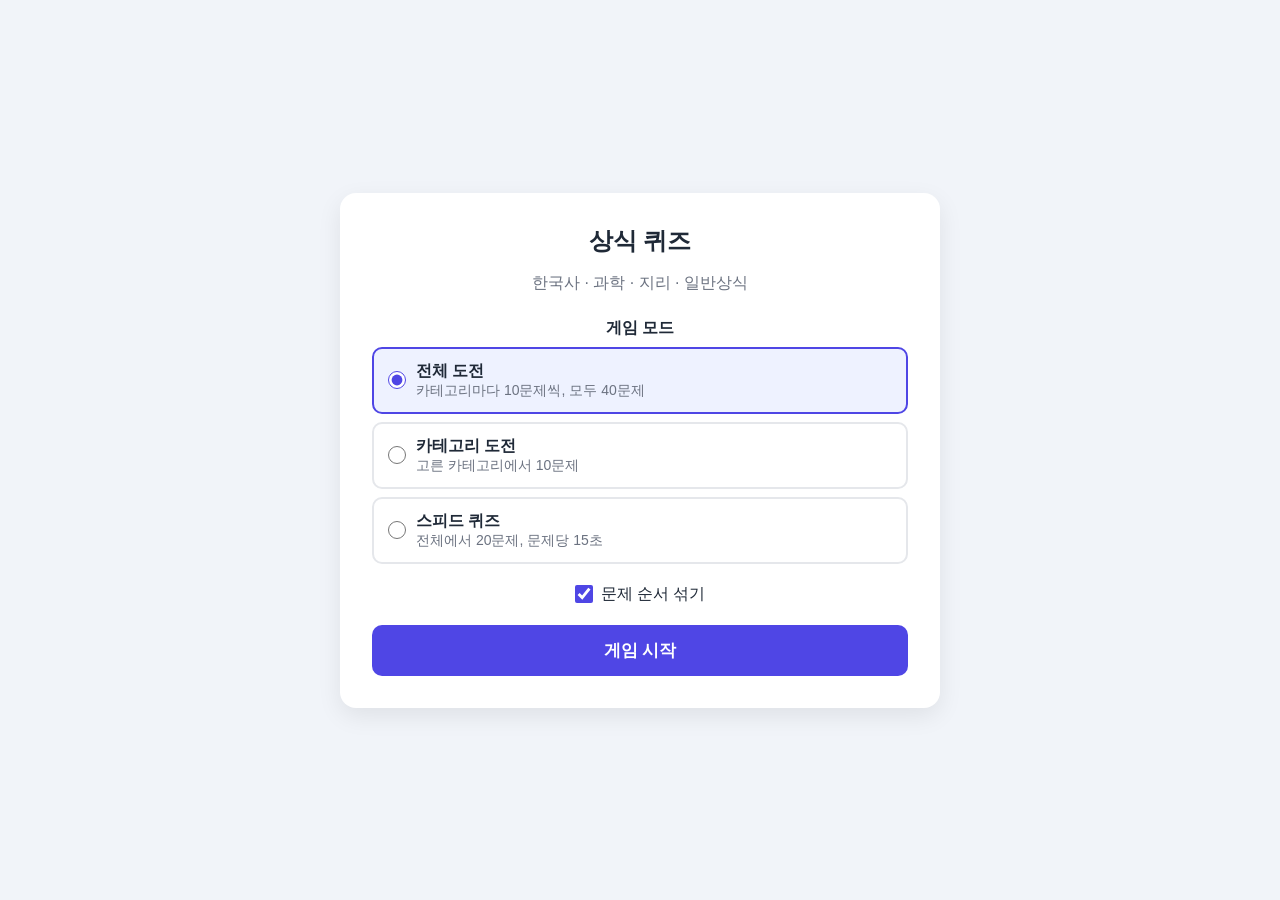
<file: index.html>
<!-- Created: 2026-09-26 21:46 -->
<!DOCTYPE html>
<html lang="ko">
<head>
  <meta charset="UTF-8">
  <meta name="viewport" content="width=device-width, initial-scale=1.0">
  <title>상식 퀴즈</title>
  <link rel="stylesheet" href="style.css">
</head>
<body>
  <main class="container">
    <!-- 시작 화면 -->
    <section id="start-screen" class="screen active">
      <h1>상식 퀴즈</h1>
      <p class="subtitle">한국사 · 과학 · 지리 · 일반상식</p>

      <p class="field-label">게임 모드</p>
      <div id="mode-list" class="mode-list"></div>

      <div id="category-field" class="hidden">
        <label for="category-select">카테고리</label>
        <select id="category-select"></select>
      </div>

      <label class="checkbox">
        <input type="checkbox" id="shuffle-check" checked>
        문제 순서 섞기
      </label>
      <button id="start-btn" class="primary">게임 시작</button>
    </section>

    <!-- 퀴즈 화면 -->
    <section id="quiz-screen" class="screen">
      <div class="quiz-header">
        <span id="progress-text"></span>
        <span id="timer-text" class="timer"></span>
        <span id="score-text"></span>
      </div>
      <div class="progress-bar"><div id="progress-fill"></div></div>
      <div id="time-bar" class="time-bar hidden"><div id="time-fill"></div></div>

      <div class="quiz-toolbar">
        <div class="badges">
          <span id="question-category" class="badge"></span>
          <span id="question-difficulty" class="badge difficulty"></span>
          <span id="combo-badge" class="badge combo hidden"></span>
        </div>
        <div class="tools">
          <button id="hint-btn" class="tool" title="오답 2개 제거 (H)"></button>
          <button id="pause-btn" class="tool" title="일시정지 (P)">일시정지</button>
        </div>
      </div>

      <h2 id="question-text"></h2>
      <div id="options"></div>
      <div id="feedback" class="feedback hidden">
        <p id="feedback-title"></p>
        <p id="feedback-points"></p>
        <p id="feedback-explanation"></p>
      </div>
      <button id="next-btn" class="primary hidden">다음 문제</button>

      <div id="pause-overlay" class="pause-overlay hidden">
        <p class="pause-title">일시정지</p>
        <button id="resume-btn" class="primary">계속하기</button>
        <button id="quit-btn" class="secondary">그만하고 결과 보기</button>
      </div>
    </section>

    <!-- 결과 화면 -->
    <section id="result-screen" class="screen">
      <h1>게임 종료</h1>
      <p id="result-mode" class="subtitle"></p>
      <p id="result-score" class="result-score"></p>
      <p id="result-detail"></p>
      <div class="stats">
        <div class="stat"><span class="stat-value" id="stat-accuracy"></span><span class="stat-label">정답률</span></div>
        <div class="stat"><span class="stat-value" id="stat-time"></span><span class="stat-label">평균 응답 시간</span></div>
        <div class="stat"><span class="stat-value" id="stat-streak"></span><span class="stat-label">최장 연속 정답</span></div>
        <div class="stat"><span class="stat-value" id="stat-hints"></span><span class="stat-label">힌트 사용</span></div>
      </div>
      <table class="category-stats">
        <thead><tr><th>카테고리</th><th>정답</th><th>정답률</th></tr></thead>
        <tbody id="category-stats-body"></tbody>
      </table>
      <button id="restart-btn" class="primary">처음으로</button>
    </section>
  </main>

  <script src="questions.js"></script>
  <script src="score.js"></script>
  <script src="app.js"></script>
</body>
</html>
</file>
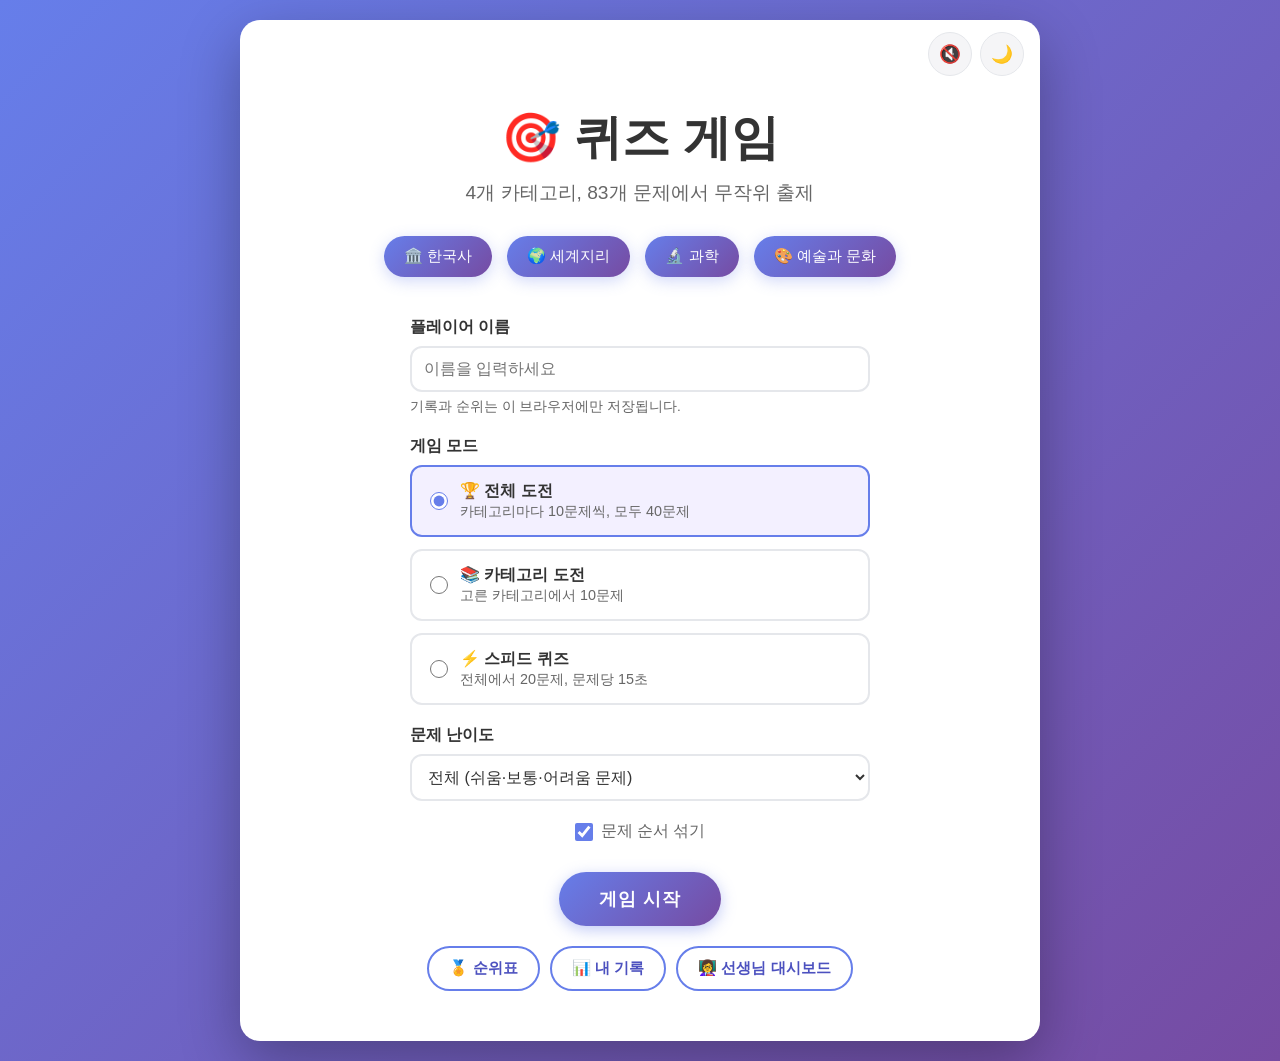
<file: Study-03-basic/index.html>
<!DOCTYPE html>
<html lang="ko">
<head>
    <meta charset="UTF-8">
    <meta name="viewport" content="width=device-width, initial-scale=1.0">
    <meta name="color-scheme" content="light dark">
    <title>퀴즈 게임 - 지식의 도전</title>
    <script id="theme-init">
        // 저장된 테마를 화면이 그려지기 전에 적용 (깜빡임 방지)
        try {
            const savedTheme = JSON.parse(localStorage.getItem('quizBasic.theme'));
            if (savedTheme === 'light' || savedTheme === 'dark') document.documentElement.dataset.theme = savedTheme;
        } catch (e) { /* 저장소를 못 쓰면 시스템 설정을 따름 */ }
    </script>
    <style>
        :root {
            --primary-color: #667eea;
            --secondary-color: #764ba2;
            --success-color: #10b981;
            --danger-color: #ef4444;
            --page-bg: linear-gradient(135deg, #667eea 0%, #764ba2 100%);
            --bg-color: #ffffff;
            --surface-2: #f5f5f7;
            --surface-3: #e5e5ea;
            --text-color: #333333;
            --text-secondary: #666666;
            --border-color: #e5e7eb;
            --accent-soft: #f3f0ff;
            --accent-text: #4c51bf;
            --correct-bg: #2e7d32;
            --incorrect-bg: #c62828;
            --combo-bg: #fff7ed;
            --combo-text: #c2410c;
            --gold: #b7791f;
            --chart-line: #5a67d8;
            --chart-grid: #e5e7eb;
            --focus-ring: #4c51bf;
            --shadow: 0 20px 60px rgba(0, 0, 0, 0.3);
            --animation-speed: 0.3s;
        }

        /* 다크 모드: 시스템 설정을 따르되, 직접 고른 테마(data-theme)가 우선 */
        @media (prefers-color-scheme: dark) {
            :root:not([data-theme="light"]) {
                --page-bg: linear-gradient(135deg, #1e1b3a 0%, #2b1840 100%);
                --bg-color: #1c1b29;
                --surface-2: #26253a;
                --surface-3: #34334d;
                --text-color: #ececf4;
                --text-secondary: #a9a8bf;
                --border-color: #3a3955;
                --accent-soft: #2c2850;
                --accent-text: #a5b0ff;
                --combo-bg: #3a2618;
                --combo-text: #fdba74;
                --gold: #f6c453;
                --chart-line: #8b9cff;
                --chart-grid: #34334d;
                --focus-ring: #a5b0ff;
                --shadow: 0 20px 60px rgba(0, 0, 0, 0.5);
            }
        }

        :root[data-theme="dark"] {
            --page-bg: linear-gradient(135deg, #1e1b3a 0%, #2b1840 100%);
            --bg-color: #1c1b29;
            --surface-2: #26253a;
            --surface-3: #34334d;
            --text-color: #ececf4;
            --text-secondary: #a9a8bf;
            --border-color: #3a3955;
            --accent-soft: #2c2850;
            --accent-text: #a5b0ff;
            --combo-bg: #3a2618;
            --combo-text: #fdba74;
            --gold: #f6c453;
            --chart-line: #8b9cff;
            --chart-grid: #34334d;
            --focus-ring: #a5b0ff;
            --shadow: 0 20px 60px rgba(0, 0, 0, 0.5);
        }

        * {
            margin: 0;
            padding: 0;
            box-sizing: border-box;
        }

        body {
            font-family: -apple-system, BlinkMacSystemFont, 'Segoe UI', Roboto, 'Helvetica Neue', Arial, sans-serif;
            background: var(--page-bg);
            background-color: #5b4b9a;
            color: var(--text-color);
            min-height: 100vh;
            padding: 20px;
        }

        /* 키보드로 움직일 때만 보이는 포커스 표시 */
        :focus-visible {
            outline: 3px solid var(--focus-ring);
            outline-offset: 2px;
        }

        .container {
            width: 100%;
            max-width: 800px;
            margin: 0 auto;
            background: var(--bg-color);
            border-radius: 20px;
            box-shadow: var(--shadow);
            overflow: hidden;
            min-height: 600px;
            transition: background var(--animation-speed) ease;
        }

        /* 상단 설정 막대 (사운드, 테마) */
        .app-bar {
            display: flex;
            justify-content: flex-end;
            gap: 8px;
            padding: 12px 16px 0;
        }

        .icon-btn {
            min-width: 44px;
            height: 44px;
            padding: 0 10px;
            background: var(--surface-2);
            color: var(--text-color);
            border: 1px solid var(--border-color);
            border-radius: 22px;
            font-size: 1.1em;
            cursor: pointer;
            transition: transform var(--animation-speed) ease, background var(--animation-speed) ease;
        }

        .icon-btn:hover {
            transform: translateY(-1px);
            background: var(--accent-soft);
        }

        .screen {
            display: none;
            animation: fadeIn 0.3s ease-in-out;
        }

        .screen.active {
            display: block;
        }

        .screen-heading:focus {
            outline: none;
        }

        @keyframes fadeIn {
            from {
                opacity: 0;
                transform: translateY(20px);
            }
            to {
                opacity: 1;
                transform: translateY(0);
            }
        }

        @keyframes fadeUp {
            from {
                opacity: 0;
                transform: translateY(8px);
            }
            to {
                opacity: 1;
                transform: translateY(0);
            }
        }

        /* 시작 화면 */
        .start-content {
            padding: 30px 40px 50px;
            text-align: center;
        }

        .title {
            font-size: 3em;
            color: var(--text-color);
            margin-bottom: 10px;
            animation: bounce 1s ease-in-out;
        }

        @keyframes bounce {
            0%, 100% { transform: translateY(0); }
            50% { transform: translateY(-10px); }
        }

        .subtitle {
            font-size: 1.2em;
            color: var(--text-secondary);
            margin-bottom: 30px;
        }

        .categories-preview {
            display: flex;
            justify-content: center;
            gap: 15px;
            margin-bottom: 40px;
            flex-wrap: wrap;
        }

        .category-chip {
            padding: 10px 20px;
            background: linear-gradient(135deg, #667eea 0%, #764ba2 100%);
            color: white;
            border-radius: 25px;
            font-size: 0.95em;
            font-weight: 500;
            box-shadow: 0 4px 15px rgba(102, 126, 234, 0.3);
        }

        .shuffle-option {
            display: flex;
            align-items: center;
            justify-content: center;
            gap: 8px;
            margin: 0 0 30px;
            color: var(--text-secondary);
            cursor: pointer;
        }

        .shuffle-option input {
            width: 18px;
            height: 18px;
            cursor: pointer;
            accent-color: var(--primary-color);
        }

        /* 버튼 스타일 */
        .btn {
            padding: 15px 40px;
            font-size: 1.1em;
            font-weight: 600;
            border: none;
            border-radius: 50px;
            cursor: pointer;
            transition: all 0.3s ease;
            text-transform: uppercase;
            letter-spacing: 1px;
        }

        .btn-primary {
            background: linear-gradient(135deg, #667eea 0%, #764ba2 100%);
            color: white;
            box-shadow: 0 4px 15px rgba(102, 126, 234, 0.4);
        }

        .btn-primary:hover {
            transform: translateY(-2px);
            box-shadow: 0 6px 20px rgba(102, 126, 234, 0.5);
        }

        .btn-secondary {
            background: var(--correct-bg);
            color: white;
            box-shadow: 0 4px 15px rgba(46, 125, 50, 0.3);
        }

        .btn-secondary:hover {
            filter: brightness(1.1);
            transform: translateY(-2px);
        }

        .btn-outline {
            background: transparent;
            color: var(--accent-text);
            border: 2px solid var(--primary-color);
        }

        .btn-outline:hover {
            background: var(--accent-soft);
        }

        .btn-small {
            padding: 10px 20px;
            font-size: 0.95em;
            letter-spacing: 0;
        }

        /* 버튼 모양의 링크 (선생님 대시보드) */
        a.btn {
            display: inline-block;
            text-align: center;
            text-decoration: none;
        }

        .start-links {
            display: flex;
            justify-content: center;
            gap: 10px;
            flex-wrap: wrap;
            margin-top: 20px;
        }

        /* 시작 화면 설정 (이름, 모드, 카테고리, 난이도) */
        .form-field {
            max-width: 460px;
            margin: 0 auto 20px;
            text-align: left;
        }

        .form-field label {
            display: block;
            margin-bottom: 8px;
            font-weight: 600;
            color: var(--text-color);
        }

        .form-field input,
        .form-field select,
        .filter-row select {
            width: 100%;
            padding: 12px;
            font-size: 1em;
            color: var(--text-color);
            background: var(--bg-color);
            border: 2px solid var(--border-color);
            border-radius: 12px;
        }

        .form-field input:focus,
        .form-field select:focus {
            border-color: var(--primary-color);
        }

        .form-hint {
            margin-top: 6px;
            font-size: 0.85em;
            color: var(--text-secondary);
        }

        /* 게임 모드 선택 */
        .mode-list {
            display: grid;
            gap: 12px;
            max-width: 460px;
            margin: 0 auto 20px;
            text-align: left;
            border: none;
        }

        .mode-list legend {
            margin-bottom: 8px;
            font-weight: 600;
            color: var(--text-color);
        }

        .mode-option {
            display: grid;
            grid-template-columns: auto 1fr;
            column-gap: 12px;
            align-items: center;
            padding: 14px 18px;
            border: 2px solid var(--border-color);
            border-radius: 12px;
            cursor: pointer;
            transition: all var(--animation-speed) ease;
        }

        .mode-option:hover {
            border-color: var(--primary-color);
        }

        .mode-option:has(input:checked) {
            border-color: var(--primary-color);
            background: var(--accent-soft);
        }

        .mode-option input {
            grid-row: span 2;
            width: 18px;
            height: 18px;
            accent-color: var(--primary-color);
        }

        .mode-name {
            font-weight: 600;
            color: var(--text-color);
        }

        .mode-desc {
            font-size: 0.9em;
            color: var(--text-secondary);
        }

        /* 퀴즈 화면 */
        .quiz-header {
            padding: 25px 30px;
            background: linear-gradient(135deg, #667eea 0%, #764ba2 100%);
            color: white;
            display: flex;
            justify-content: space-between;
            align-items: center;
            gap: 10px;
        }

        .progress-info,
        .score-info {
            font-size: 1.1em;
            font-weight: 500;
        }

        #currentScore {
            display: inline-block;
        }

        #currentScore.bump {
            animation: scorePop 0.4s ease;
        }

        @keyframes scorePop {
            50% { transform: scale(1.35); }
        }

        .progress-bar {
            height: 6px;
            background: var(--surface-3);
            position: relative;
            overflow: hidden;
        }

        .progress-fill {
            height: 100%;
            background: linear-gradient(90deg, #4CAF50, #8BC34A);
            transition: width 0.5s ease;
            width: 0%;
        }

        .quiz-content {
            padding: 40px 30px;
        }

        .category-badge {
            display: inline-block;
            padding: 8px 16px;
            background: var(--surface-2);
            color: var(--text-secondary);
            border-radius: 20px;
            font-size: 0.9em;
            font-weight: 500;
            margin-bottom: 20px;
        }

        .question {
            font-size: 1.5em;
            color: var(--text-color);
            margin-bottom: 30px;
            line-height: 1.4;
        }

        .options-container {
            display: grid;
            gap: 15px;
        }

        .option-btn {
            display: flex;
            align-items: center;
            gap: 14px;
            padding: 18px 25px;
            background: var(--bg-color);
            border: 2px solid var(--border-color);
            border-radius: 12px;
            text-align: left;
            font-size: 1.05em;
            color: var(--text-color);
            cursor: pointer;
            transition: all 0.3s ease;
            position: relative;
            overflow: hidden;
            animation: fadeUp 0.3s ease backwards;
        }

        .option-btn:nth-child(2) { animation-delay: 0.05s; }
        .option-btn:nth-child(3) { animation-delay: 0.1s; }
        .option-btn:nth-child(4) { animation-delay: 0.15s; }

        /* 선택지 앞의 단축키 번호 */
        .option-key {
            flex: none;
            display: inline-flex;
            align-items: center;
            justify-content: center;
            width: 28px;
            height: 28px;
            border-radius: 8px;
            background: var(--surface-2);
            color: var(--text-secondary);
            font-size: 0.85em;
            font-weight: 600;
        }

        .option-btn:hover:not(.disabled) {
            background: var(--surface-2);
            border-color: var(--primary-color);
            transform: translateX(5px);
        }

        .option-btn.correct {
            background: var(--correct-bg);
            color: white;
            border-color: var(--correct-bg);
            animation: correctPulse 0.5s ease;
        }

        .option-btn.incorrect {
            background: var(--incorrect-bg);
            color: white;
            border-color: var(--incorrect-bg);
            animation: shake 0.5s ease;
        }

        .option-btn.correct .option-key,
        .option-btn.incorrect .option-key {
            background: rgba(255, 255, 255, 0.25);
            color: white;
        }

        .option-btn.disabled {
            pointer-events: none;
            opacity: 0.7;
        }

        .option-btn.correct,
        .option-btn.incorrect {
            opacity: 1;
        }

        .option-btn.removed {
            opacity: 0.3;
            text-decoration: line-through;
        }

        @keyframes correctPulse {
            0%, 100% { transform: scale(1); }
            50% { transform: scale(1.05); }
        }

        @keyframes shake {
            0%, 100% { transform: translateX(0); }
            25% { transform: translateX(-10px); }
            75% { transform: translateX(10px); }
        }

        /* 피드백 모달 (뒤를 어둡게 가림) */
        .feedback-modal {
            display: none;
            position: fixed;
            top: 50%;
            left: 50%;
            transform: translate(-50%, -50%);
            background: var(--bg-color);
            border-radius: 20px;
            padding: 30px;
            box-shadow: 0 10px 40px rgba(0, 0, 0, 0.3), 0 0 0 100vmax rgba(0, 0, 0, 0.35);
            z-index: 1000;
            max-width: 400px;
            width: 90%;
            max-height: 90vh;
            overflow-y: auto;
            text-align: center;
            animation: modalSlideIn 0.3s ease;
        }

        .feedback-modal.show {
            display: block;
        }

        @keyframes modalSlideIn {
            from {
                opacity: 0;
                transform: translate(-50%, -60%);
            }
            to {
                opacity: 1;
                transform: translate(-50%, -50%);
            }
        }

        .feedback-icon {
            font-size: 3em;
            margin-bottom: 15px;
        }

        .feedback-icon.correct::before {
            content: "✅";
        }

        .feedback-icon.incorrect::before {
            content: "❌";
        }

        .feedback-icon.timeout::before {
            content: "⏰";
        }

        #feedbackTitle {
            font-size: 1.5em;
            color: var(--text-color);
            margin-bottom: 10px;
        }

        #feedbackExplanation {
            color: var(--text-secondary);
            line-height: 1.5;
            margin-bottom: 20px;
        }

        .feedback-points {
            color: var(--accent-text);
            font-weight: 600;
            margin-bottom: 10px;
        }

        /* 결과 화면 */
        .result-content,
        .page-content {
            padding: 30px 30px 50px;
            text-align: center;
        }

        .result-title,
        .page-title {
            font-size: 2.5em;
            color: var(--text-color);
            margin-bottom: 30px;
        }

        .page-title {
            font-size: 2em;
            margin-bottom: 20px;
        }

        .result-mode {
            color: var(--text-secondary);
            margin: -20px 0 20px;
        }

        .record-banner {
            display: inline-block;
            margin-bottom: 25px;
            padding: 10px 20px;
            border-radius: 25px;
            background: var(--accent-soft);
            color: var(--text-color);
            font-weight: 600;
            animation: fadeUp 0.5s ease;
        }

        .record-banner.best {
            background: var(--combo-bg);
            color: var(--combo-text);
            animation: correctPulse 0.6s ease 2;
        }

        .result-stats,
        .dashboard-stats {
            display: grid;
            grid-template-columns: repeat(3, 1fr);
            gap: 20px;
            margin-bottom: 40px;
        }

        .dashboard-stats {
            grid-template-columns: repeat(4, 1fr);
            gap: 12px;
            margin-bottom: 30px;
        }

        .stat-card {
            padding: 20px;
            background: var(--surface-2);
            border-radius: 15px;
            animation: fadeUp 0.4s ease backwards;
        }

        .stat-card:nth-child(2) { animation-delay: 0.05s; }
        .stat-card:nth-child(3) { animation-delay: 0.1s; }
        .stat-card:nth-child(4) { animation-delay: 0.15s; }
        .stat-card:nth-child(5) { animation-delay: 0.2s; }
        .stat-card:nth-child(6) { animation-delay: 0.25s; }

        .stat-value {
            font-size: 2em;
            font-weight: bold;
            color: var(--accent-text);
            margin-bottom: 5px;
        }

        .dashboard-stats .stat-value {
            font-size: 1.6em;
        }

        .stat-label {
            color: var(--text-secondary);
            font-size: 0.9em;
            letter-spacing: 1px;
        }

        .category-results {
            margin-bottom: 30px;
        }

        .category-result {
            display: flex;
            justify-content: space-between;
            align-items: center;
            padding: 15px 20px;
            background: var(--surface-2);
            border-radius: 10px;
            margin-bottom: 10px;
        }

        .category-name {
            font-weight: 500;
            color: var(--text-color);
        }

        .category-score {
            color: var(--accent-text);
            font-weight: bold;
        }

        .result-actions {
            display: flex;
            gap: 10px;
            justify-content: center;
            flex-wrap: wrap;
            margin-top: 20px;
        }

        .hidden {
            display: none !important;
        }

        /* 타이머 */
        .timer-info {
            font-size: 1.1em;
            font-weight: 500;
            font-variant-numeric: tabular-nums;
        }

        .timer-info.warning {
            color: #fecaca;
            animation: blink 1s step-start infinite;
        }

        @keyframes blink {
            50% { opacity: 0.4; }
        }

        .time-bar {
            height: 6px;
            background: var(--surface-3);
            overflow: hidden;
        }

        .time-fill {
            height: 100%;
            width: 100%;
            background: linear-gradient(90deg, #f59e0b, var(--danger-color));
            transition: width 0.1s linear;
        }

        /* 퀴즈 도구 (배지, 힌트, 일시정지) */
        #quizScreen {
            position: relative;
        }

        .quiz-toolbar {
            display: flex;
            justify-content: space-between;
            align-items: flex-start;
            flex-wrap: wrap;
            gap: 10px;
            margin-bottom: 20px;
        }

        .badges {
            display: flex;
            flex-wrap: wrap;
            gap: 8px;
        }

        .quiz-toolbar .category-badge {
            margin-bottom: 0;
        }

        .combo-badge {
            padding: 8px 16px;
            background: var(--combo-bg);
            color: var(--combo-text);
            border-radius: 20px;
            font-size: 0.9em;
            font-weight: 600;
            animation: correctPulse 0.5s ease;
        }

        .tools {
            display: flex;
            gap: 8px;
        }

        .tool-btn {
            min-height: 40px;
            padding: 8px 14px;
            background: var(--bg-color);
            color: var(--accent-text);
            border: 2px solid var(--primary-color);
            border-radius: 20px;
            font-size: 0.9em;
            font-weight: 500;
            cursor: pointer;
            transition: all var(--animation-speed) ease;
        }

        .tool-btn:hover:not(:disabled) {
            background: var(--primary-color);
            color: white;
        }

        .tool-btn:disabled {
            color: var(--text-secondary);
            border-color: var(--border-color);
            cursor: default;
            opacity: 0.6;
        }

        /* 일시정지 화면 (문제를 가림) */
        .pause-overlay {
            position: absolute;
            inset: 0;
            display: flex;
            flex-direction: column;
            align-items: center;
            justify-content: center;
            gap: 15px;
            background: var(--bg-color);
            z-index: 10;
        }

        .pause-title {
            font-size: 2em;
            color: var(--text-color);
            margin-bottom: 10px;
        }

        .pause-overlay .btn {
            width: 260px;
        }

        /* 순위표와 대시보드의 필터 */
        .segmented {
            display: inline-flex;
            padding: 4px;
            gap: 4px;
            background: var(--surface-2);
            border-radius: 25px;
            margin-bottom: 16px;
        }

        .segmented button {
            min-height: 40px;
            padding: 8px 16px;
            background: transparent;
            color: var(--text-secondary);
            border: none;
            border-radius: 20px;
            font-size: 0.95em;
            font-weight: 600;
            cursor: pointer;
            transition: all var(--animation-speed) ease;
        }

        .segmented button[aria-pressed="true"] {
            background: var(--bg-color);
            color: var(--accent-text);
            box-shadow: 0 2px 8px rgba(0, 0, 0, 0.12);
        }

        .filter-row {
            display: flex;
            gap: 10px;
            margin-bottom: 20px;
            text-align: left;
        }

        .filter-row label {
            flex: 1;
            font-size: 0.85em;
            font-weight: 600;
            color: var(--text-secondary);
        }

        .filter-row select {
            margin-top: 4px;
            padding: 10px;
        }

        /* 순위표 */
        .rank-table {
            width: 100%;
            border-collapse: separate;
            border-spacing: 0 6px;
            text-align: left;
            margin-bottom: 20px;
        }

        .rank-table caption {
            text-align: left;
            color: var(--text-secondary);
            font-size: 0.9em;
            margin-bottom: 4px;
        }

        .rank-table th {
            padding: 4px 12px;
            font-size: 0.8em;
            font-weight: 600;
            color: var(--text-secondary);
        }

        .rank-table td {
            padding: 12px;
            background: var(--surface-2);
            color: var(--text-color);
            font-variant-numeric: tabular-nums;
        }

        .rank-table td:first-child {
            border-radius: 10px 0 0 10px;
            font-weight: 700;
            width: 56px;
            text-align: center;
        }

        .rank-table td:last-child {
            border-radius: 0 10px 10px 0;
        }

        .rank-table tbody tr {
            animation: fadeUp 0.35s ease backwards;
            animation-delay: calc(var(--i, 0) * 40ms);
        }

        .rank-table tr.me td {
            background: var(--accent-soft);
        }

        .rank-table tr.me td:nth-child(2) {
            font-weight: 700;
        }

        .rank-table .num {
            text-align: right;
        }

        .rank-medal {
            font-size: 1.2em;
        }

        .empty-message {
            padding: 30px 20px;
            color: var(--text-secondary);
            background: var(--surface-2);
            border-radius: 12px;
            margin-bottom: 20px;
        }

        /* 대시보드 */
        .panel {
            margin-bottom: 30px;
            text-align: left;
        }

        .panel h2 {
            font-size: 1.15em;
            color: var(--text-color);
            margin-bottom: 12px;
        }

        .panel-head {
            display: flex;
            justify-content: space-between;
            align-items: center;
            flex-wrap: wrap;
            gap: 10px;
            margin-bottom: 12px;
        }

        .panel-head h2 {
            margin-bottom: 0;
        }

        .panel-head .segmented {
            margin-bottom: 0;
        }

        .chart-box {
            position: relative;
            padding: 12px 8px 4px;
            background: var(--surface-2);
            border-radius: 12px;
        }

        .chart-box svg {
            display: block;
            width: 100%;
            height: auto;
            overflow: visible;
        }

        .chart-box text {
            fill: var(--text-secondary);
            font-size: 12px;
            font-family: inherit;
        }

        .chart-tooltip {
            position: absolute;
            pointer-events: none;
            padding: 8px 10px;
            background: var(--bg-color);
            color: var(--text-color);
            border: 1px solid var(--border-color);
            border-radius: 8px;
            box-shadow: 0 4px 14px rgba(0, 0, 0, 0.18);
            font-size: 0.85em;
            line-height: 1.4;
            white-space: nowrap;
            transform: translate(-50%, calc(-100% - 12px));
            z-index: 5;
        }

        .chart-grid {
            stroke: var(--chart-grid);
            stroke-width: 1;
        }

        .chart-line {
            fill: none;
            stroke: var(--chart-line);
            stroke-width: 2;
            stroke-linejoin: round;
            stroke-linecap: round;
        }

        .chart-dot {
            fill: var(--chart-line);
            stroke: var(--surface-2);
            stroke-width: 2;
        }

        .chart-cross {
            stroke: var(--text-secondary);
            stroke-width: 1;
            stroke-dasharray: 3 3;
        }

        .chart-hit {
            fill: transparent;
            cursor: pointer;
        }

        .chart-hit:focus {
            outline: none;
        }

        .chart-hit:focus-visible {
            stroke: var(--focus-ring);
            stroke-width: 2;
        }

        .bar-row {
            display: grid;
            grid-template-columns: 90px 1fr 110px;
            align-items: center;
            gap: 10px;
            margin-bottom: 10px;
        }

        .bar-label {
            color: var(--text-color);
            font-weight: 500;
        }

        .bar-track {
            height: 14px;
            background: var(--surface-2);
            border-radius: 7px;
            overflow: hidden;
        }

        .bar-fill {
            height: 100%;
            background: var(--chart-line);
            border-radius: 0 4px 4px 0;
            transform-origin: left;
            animation: growX 0.6s ease backwards;
        }

        @keyframes growX {
            from { transform: scaleX(0); }
        }

        .bar-value {
            color: var(--text-secondary);
            font-size: 0.9em;
            text-align: right;
            font-variant-numeric: tabular-nums;
        }

        .best-list,
        .recent-list {
            display: grid;
            gap: 8px;
            list-style: none;
        }

        .best-list li,
        .recent-list li {
            display: flex;
            justify-content: space-between;
            gap: 10px;
            padding: 12px 16px;
            background: var(--surface-2);
            border-radius: 10px;
            color: var(--text-color);
        }

        .muted {
            color: var(--text-secondary);
            font-size: 0.9em;
        }

        .strong {
            font-weight: 700;
            color: var(--accent-text);
            white-space: nowrap;
        }

        .danger-link {
            background: none;
            border: none;
            color: var(--text-secondary);
            text-decoration: underline;
            cursor: pointer;
            font-size: 0.9em;
            padding: 10px;
        }

        .danger-link:hover {
            color: var(--incorrect-bg);
        }

        /* 알림 (공유 결과 등) */
        .toast {
            position: fixed;
            left: 50%;
            bottom: 24px;
            transform: translate(-50%, 20px);
            padding: 12px 20px;
            background: #26253a;
            color: #fff;
            border-radius: 25px;
            box-shadow: 0 6px 20px rgba(0, 0, 0, 0.3);
            opacity: 0;
            pointer-events: none;
            transition: opacity 0.3s ease, transform 0.3s ease;
            z-index: 2000;
        }

        .toast.show {
            opacity: 1;
            transform: translate(-50%, 0);
        }

        .sr-only {
            position: absolute;
            width: 1px;
            height: 1px;
            overflow: hidden;
            clip: rect(0 0 0 0);
            white-space: nowrap;
        }

        /* Responsive Design */
        @media (max-width: 600px) {
            body {
                padding: 0;
            }

            .container {
                border-radius: 0;
                min-height: 100vh;
            }

            .start-content,
            .result-content,
            .page-content {
                padding: 20px 16px 40px;
            }

            .quiz-content {
                padding: 24px 16px;
            }

            .quiz-header {
                padding: 16px;
                flex-wrap: wrap;
            }

            .title {
                font-size: 2em;
            }

            .question {
                font-size: 1.2em;
            }

            .option-btn {
                padding: 15px 16px;
                font-size: 1em;
            }

            .categories-preview {
                gap: 10px;
                margin-bottom: 30px;
            }

            .category-chip {
                padding: 8px 15px;
                font-size: 0.85em;
            }

            /* iOS에서 입력할 때 화면이 확대되지 않도록 16px 이상 */
            .form-field input,
            .form-field select,
            .filter-row select {
                font-size: 16px;
            }

            .result-stats,
            .dashboard-stats {
                grid-template-columns: repeat(2, 1fr);
                gap: 12px;
            }

            .stat-card {
                padding: 14px;
            }

            .stat-value {
                font-size: 1.6em;
            }

            .result-actions,
            .start-links {
                flex-direction: column;
            }

            .result-actions .btn,
            .start-links .btn {
                width: 100%;
            }

            .filter-row {
                flex-direction: column;
            }

            .segmented {
                display: flex;
            }

            .segmented button {
                flex: 1;
                padding: 8px 6px;
            }

            .bar-row {
                grid-template-columns: 72px 1fr 90px;
                gap: 8px;
            }

            .rank-table td {
                padding: 10px 8px;
            }

            .rank-table .col-date {
                display: none;
            }

            /* 날짜 칸을 숨기면 정답률 칸이 행의 끝 */
            .rank-table td:nth-last-child(2) {
                border-radius: 0 10px 10px 0;
            }

            .pause-overlay .btn {
                width: 80%;
            }
        }

        /* 움직임 줄이기 설정을 켠 사용자에게는 애니메이션을 끔 */
        @media (prefers-reduced-motion: reduce) {
            *,
            *::before,
            *::after {
                animation-duration: 0.01ms !important;
                animation-iteration-count: 1 !important;
                animation-delay: 0ms !important;
                transition-duration: 0.01ms !important;
            }
        }
    </style>
</head>
<body>
    <main class="container">
        <!-- 설정 막대 -->
        <div class="app-bar">
            <button id="soundBtn" class="icon-btn" aria-pressed="false" title="효과음 켜기/끄기">🔇</button>
            <button id="themeBtn" class="icon-btn" aria-pressed="false" title="다크 모드 켜기/끄기">🌙</button>
        </div>

        <!-- 시작 화면 -->
        <section id="startScreen" class="screen active">
            <div class="start-content">
                <h1 class="title screen-heading" tabindex="-1">🎯 퀴즈 게임</h1>
                <p class="subtitle">4개 카테고리, 83개 문제에서 무작위 출제</p>
                <div class="categories-preview">
                    <div class="category-chip">🏛️ 한국사</div>
                    <div class="category-chip">🌍 세계지리</div>
                    <div class="category-chip">🔬 과학</div>
                    <div class="category-chip">🎨 예술과 문화</div>
                </div>
                <div class="form-field">
                    <label for="playerName">플레이어 이름</label>
                    <input type="text" id="playerName" maxlength="12" placeholder="이름을 입력하세요" autocomplete="nickname">
                    <p class="form-hint">기록과 순위는 이 브라우저에만 저장됩니다.</p>
                </div>
                <fieldset id="modeList" class="mode-list">
                    <legend>게임 모드</legend>
                </fieldset>
                <div id="categoryField" class="form-field hidden">
                    <label for="categorySelect">카테고리</label>
                    <select id="categorySelect"></select>
                </div>
                <div class="form-field">
                    <label for="levelSelect">문제 난이도</label>
                    <select id="levelSelect"></select>
                </div>
                <label class="shuffle-option">
                    <input type="checkbox" id="shuffleCheck" checked>
                    문제 순서 섞기
                </label>
                <button id="startBtn" class="btn btn-primary">게임 시작</button>
                <div class="start-links">
                    <button id="startLeaderboardBtn" class="btn btn-outline btn-small">🏅 순위표</button>
                    <button id="startStatsBtn" class="btn btn-outline btn-small">📊 내 기록</button>
                    <a href="teacher-dashboard.html" target="_blank" rel="noopener" class="btn btn-outline btn-small">👩‍🏫 선생님 대시보드<span class="sr-only"> (새 탭에서 열림)</span></a>
                </div>
            </div>
        </section>

        <!-- 퀴즈 화면 -->
        <section id="quizScreen" class="screen">
            <div class="quiz-header">
                <div class="progress-info">
                    <span class="sr-only">문제 </span><span id="currentQuestion">1</span> / <span id="totalQuestions">83</span>
                </div>
                <div id="timerText" class="timer-info">⏱ 0초</div>
                <div class="score-info">
                    점수: <span id="currentScore">0</span>
                </div>
            </div>

            <div class="progress-bar">
                <div id="progressFill" class="progress-fill"></div>
            </div>
            <div id="timeBar" class="time-bar hidden">
                <div id="timeFill" class="time-fill"></div>
            </div>

            <div class="quiz-content">
                <div class="quiz-toolbar">
                    <div class="badges">
                        <div class="category-badge" id="categoryBadge">한국사</div>
                        <div class="combo-badge hidden" id="comboBadge"></div>
                    </div>
                    <div class="tools">
                        <button id="hintBtn" class="tool-btn" title="오답 2개 제거 (H)" aria-keyshortcuts="H">💡 힌트 (3)</button>
                        <button id="pauseBtn" class="tool-btn" title="일시정지 (P)" aria-keyshortcuts="P Escape">⏸ 일시정지</button>
                    </div>
                </div>
                <h2 id="questionText" class="question screen-heading" tabindex="-1">문제가 여기 표시됩니다</h2>

                <div id="optionsContainer" class="options-container" role="group" aria-labelledby="questionText">
                    <!-- 옵션들이 동적으로 생성됨 -->
                </div>
            </div>

            <!-- 일시정지 화면 (문제를 가림) -->
            <div id="pauseOverlay" class="pause-overlay hidden" role="dialog" aria-modal="true" aria-labelledby="pauseTitle">
                <h2 id="pauseTitle" class="pause-title">⏸ 일시정지</h2>
                <button id="resumeBtn" class="btn btn-primary">계속하기</button>
                <button id="quitBtn" class="btn btn-outline">그만하고 결과 보기</button>
            </div>

            <!-- 피드백 모달 -->
            <div id="feedbackModal" class="feedback-modal" role="dialog" aria-modal="true" aria-labelledby="feedbackTitle" aria-describedby="feedbackExplanation">
                <div class="feedback-content">
                    <div id="feedbackIcon" class="feedback-icon" aria-hidden="true"></div>
                    <h3 id="feedbackTitle">정답!</h3>
                    <p id="feedbackPoints" class="feedback-points"></p>
                    <p id="feedbackExplanation">설명이 여기 표시됩니다</p>
                    <button id="nextBtn" class="btn btn-secondary">다음 문제</button>
                </div>
            </div>
        </section>

        <!-- 결과 화면 -->
        <section id="resultScreen" class="screen">
            <div class="result-content">
                <h1 class="result-title screen-heading" tabindex="-1">🏆 퀴즈 완료!</h1>
                <p id="resultMode" class="result-mode"></p>
                <p id="recordBanner" class="record-banner hidden" role="status"></p>

                <div class="result-stats">
                    <div class="stat-card">
                        <div class="stat-value" id="finalScore">0</div>
                        <div class="stat-label">최종 점수</div>
                    </div>
                    <div class="stat-card">
                        <div class="stat-value" id="correctCount">0</div>
                        <div class="stat-label">정답 개수</div>
                    </div>
                    <div class="stat-card">
                        <div class="stat-value" id="accuracyRate">0%</div>
                        <div class="stat-label">정답률</div>
                    </div>
                    <div class="stat-card">
                        <div class="stat-value" id="avgTime">0초</div>
                        <div class="stat-label">평균 응답 시간</div>
                    </div>
                    <div class="stat-card">
                        <div class="stat-value" id="longestStreak">0</div>
                        <div class="stat-label">최장 연속 정답</div>
                    </div>
                    <div class="stat-card">
                        <div class="stat-value" id="hintsUsed">0 / 3</div>
                        <div class="stat-label">힌트 사용</div>
                    </div>
                </div>

                <div class="category-results" id="categoryResults">
                    <!-- 카테고리별 결과가 동적으로 생성됨 -->
                </div>

                <div class="result-actions">
                    <button id="restartBtn" class="btn btn-primary">다시 시작</button>
                    <button id="shareBtn" class="btn btn-outline">📋 결과 공유</button>
                    <button id="resultLeaderboardBtn" class="btn btn-outline">🏅 순위표</button>
                    <button id="resultStatsBtn" class="btn btn-outline">📊 내 기록</button>
                </div>
            </div>
        </section>

        <!-- 순위표 화면 -->
        <section id="leaderboardScreen" class="screen">
            <div class="page-content">
                <h1 class="page-title screen-heading" tabindex="-1">🏅 순위표</h1>
                <div id="periodTabs" class="segmented" role="group" aria-label="기간"></div>
                <div class="filter-row">
                    <label>게임 종류
                        <select id="boardSelect"></select>
                    </label>
                    <label>문제 난이도
                        <select id="boardLevelSelect"></select>
                    </label>
                </div>
                <table id="rankTable" class="rank-table">
                    <caption id="rankCaption"></caption>
                    <thead>
                        <tr>
                            <th scope="col">순위</th>
                            <th scope="col">이름</th>
                            <th scope="col" class="num">점수</th>
                            <th scope="col" class="num">정답률</th>
                            <th scope="col" class="col-date">날짜</th>
                        </tr>
                    </thead>
                    <tbody id="rankBody"></tbody>
                </table>
                <p id="rankEmpty" class="empty-message hidden">아직 이 조건의 기록이 없습니다. 게임을 끝까지 풀면 순위에 올라갑니다.</p>
                <p class="form-hint">플레이어마다 가장 좋은 기록 하나만 상위 10명까지 보여 줍니다. 중간에 그만둔 게임은 순위에 넣지 않습니다.</p>
                <div class="result-actions">
                    <button class="btn btn-primary back-btn">처음으로</button>
                </div>
            </div>
        </section>

        <!-- 내 기록 (개인 대시보드) -->
        <section id="statsScreen" class="screen">
            <div class="page-content">
                <h1 class="page-title screen-heading" tabindex="-1">📊 내 기록</h1>
                <div class="filter-row">
                    <label>플레이어
                        <select id="statsPlayerSelect"></select>
                    </label>
                </div>
                <p id="statsEmpty" class="empty-message hidden">아직 저장된 기록이 없습니다. 게임을 한 판 풀어 보세요!</p>

                <div id="statsBody">
                    <div class="dashboard-stats">
                        <div class="stat-card">
                            <div class="stat-value" id="statPlays">0</div>
                            <div class="stat-label">플레이 횟수</div>
                        </div>
                        <div class="stat-card">
                            <div class="stat-value" id="statAnswered">0</div>
                            <div class="stat-label">푼 문제</div>
                        </div>
                        <div class="stat-card">
                            <div class="stat-value" id="statAccuracy">0%</div>
                            <div class="stat-label">전체 정답률</div>
                        </div>
                        <div class="stat-card">
                            <div class="stat-value" id="statStreak">0</div>
                            <div class="stat-label">최장 연속 정답</div>
                        </div>
                    </div>

                    <section class="panel" aria-labelledby="growthTitle">
                        <div class="panel-head">
                            <h2 id="growthTitle">성장 그래프</h2>
                            <div id="metricTabs" class="segmented" role="group" aria-label="그래프 항목"></div>
                        </div>
                        <div class="filter-row">
                            <label>게임 종류
                                <select id="growthBoardSelect"></select>
                            </label>
                        </div>
                        <div id="growthChart" class="chart-box"></div>
                        <p id="growthNote" class="form-hint"></p>
                    </section>

                    <section class="panel" aria-labelledby="catAccTitle">
                        <h2 id="catAccTitle">카테고리별 정답률</h2>
                        <div id="categoryAccuracy"></div>
                    </section>

                    <section class="panel" aria-labelledby="bestTitle">
                        <h2 id="bestTitle">개인 최고 기록</h2>
                        <ul id="personalBests" class="best-list"></ul>
                    </section>

                    <section class="panel" aria-labelledby="recentTitle">
                        <h2 id="recentTitle">최근 게임</h2>
                        <ul id="recentGames" class="recent-list"></ul>
                    </section>
                </div>

                <div class="result-actions">
                    <button class="btn btn-primary back-btn">처음으로</button>
                </div>
                <button id="clearDataBtn" class="danger-link">이 브라우저의 모든 기록 삭제</button>
            </div>
        </section>
    </main>

    <div id="toast" class="toast" role="status" aria-live="polite"></div>

    <!-- 문제 데이터 -->
    <script>
        const quizQuestions = [
            // 한국사 (21문제)
            {
                id: 1,
                category: "한국사",
                difficulty: "easy",
                question: "조선을 건국한 왕은 누구인가요?",
                options: ["이성계", "왕건", "이방원", "세종"],
                correctAnswer: 0,
                explanation: "이성계(태조)는 1392년 조선을 건국했습니다."
            },
            {
                id: 2,
                category: "한국사",
                difficulty: "easy",
                question: "한글을 창제한 왕은 누구인가요?",
                options: ["태조", "태종", "세종", "성종"],
                correctAnswer: 2,
                explanation: "세종대왕은 1443년(세종 25년) 한글을 창제하고 1446년에 반포했습니다."
            },
            {
                id: 3,
                category: "한국사",
                difficulty: "medium",
                question: "임진왜란이 일어난 연도는?",
                options: ["1392년", "1592년", "1636년", "1910년"],
                correctAnswer: 1,
                explanation: "임진왜란은 1592년(선조 25년)에 일본의 침략으로 시작되었습니다."
            },
            {
                id: 4,
                category: "한국사",
                difficulty: "easy",
                question: "3·1 운동이 일어난 연도는?",
                options: ["1910년", "1919년", "1945년", "1950년"],
                correctAnswer: 1,
                explanation: "3·1 운동은 1919년 3월 1일에 일어난 독립운동입니다."
            },
            {
                id: 5,
                category: "한국사",
                difficulty: "medium",
                question: "신라의 삼국통일을 완성한 왕은?",
                options: ["문무왕", "무열왕", "진흥왕", "법흥왕"],
                correctAnswer: 0,
                explanation: "문무왕은 676년 당나라 세력을 몰아내고 삼국통일을 완성했습니다."
            },
            {
                id: 6,
                category: "한국사",
                difficulty: "medium",
                question: "조선시대 4대 사화 중 첫 번째는?",
                options: ["무오사화", "갑자사화", "기묘사화", "을사사화"],
                correctAnswer: 0,
                explanation: "무오사화(1498년)는 연산군 때 일어난 첫 번째 사화입니다."
            },
            {
                id: 7,
                category: "한국사",
                difficulty: "easy",
                question: "대한민국 정부 수립일은?",
                options: ["1945년 8월 15일", "1948년 8월 15일", "1950년 6월 25일", "1953년 7월 27일"],
                correctAnswer: 1,
                explanation: "대한민국 정부는 1948년 8월 15일에 수립되었습니다."
            },
            {
                id: 8,
                category: "한국사",
                difficulty: "medium",
                question: "조선시대 최고의 국립 교육기관은?",
                options: ["향교", "서원", "성균관", "서당"],
                correctAnswer: 2,
                explanation: "성균관은 조선시대 최고의 국립 교육기관이었습니다."
            },
            {
                id: 9,
                category: "한국사",
                difficulty: "hard",
                question: "고려 무신정권 초기(무신정변 직후)의 최고 권력기구는?",
                options: ["중방", "정방", "도방", "삼별초"],
                correctAnswer: 0,
                explanation: "중방은 1170년 무신정변 이후 무신들이 국정을 논의하던 최고 권력기구였습니다. 최충헌 집권 이후에는 교정도감이 최고 권력기구가 되었습니다."
            },
            {
                id: 10,
                category: "한국사",
                difficulty: "medium",
                question: "대한민국 임시정부가 처음 수립된 장소는?",
                options: ["베이징", "난징", "충칭", "상하이"],
                correctAnswer: 3,
                explanation: "대한민국 임시정부는 1919년 4월 11일 중국 상하이에서 수립되었습니다. 이후 일제의 탄압을 피해 항저우, 충칭 등으로 이동했습니다."
            },
            {
                id: 11,
                category: "한국사",
                difficulty: "hard",
                question: "조선 후기 세도정치 시대의 '삼정의 문란'에 포함되지 않는 것은?",
                options: ["전정", "군정", "환곡", "공납"],
                correctAnswer: 3,
                explanation: "삼정의 문란은 전정(토지세), 군정(군역), 환곡(환곡제)의 폐단을 지칭합니다. 공납은 대동법으로 이미 개혁되었습니다."
            },
            {
                id: 12,
                category: "한국사",
                difficulty: "easy",
                question: "고구려를 세운 인물은?",
                options: ["온조", "주몽", "박혁거세", "김수로"],
                correctAnswer: 1,
                explanation: "주몽(동명성왕)은 『삼국사기』에 따르면 기원전 37년 졸본에서 고구려를 세웠습니다. 온조는 백제, 박혁거세는 신라, 김수로는 금관가야의 시조입니다."
            },
            {
                id: 13,
                category: "한국사",
                difficulty: "easy",
                question: "임진왜란 때 거북선을 앞세워 한산도 대첩 등에서 승리한 조선 수군 장수는?",
                options: ["권율", "김시민", "이순신", "곽재우"],
                correctAnswer: 2,
                explanation: "이순신은 1592년 한산도 대첩 등에서 일본 수군을 크게 무찔렀습니다. 권율은 행주 대첩, 김시민은 진주 대첩에서 활약했고, 곽재우는 의병장입니다."
            },
            {
                id: 14,
                category: "한국사",
                difficulty: "easy",
                question: "918년 고려를 세운 인물은?",
                options: ["궁예", "견훤", "이성계", "왕건"],
                correctAnswer: 3,
                explanation: "왕건(태조)은 918년 궁예를 몰아내고 고려를 세웠고, 936년 후삼국을 통일했습니다. 견훤은 후백제를 세웠습니다."
            },
            {
                id: 15,
                category: "한국사",
                difficulty: "medium",
                question: "고려가 몽골의 침입을 부처의 힘으로 물리치려고 새긴 대장경판으로, 지금 합천 해인사에 보관된 것은?",
                options: ["초조대장경", "교장(속장경)", "직지심체요절", "팔만대장경"],
                correctAnswer: 3,
                explanation: "팔만대장경(재조대장경)은 1236년부터 1251년까지 새긴 8만 장이 넘는 목판입니다. 거란 침입 때 만든 초조대장경은 1232년 몽골 침입 때 불탔습니다."
            },
            {
                id: 16,
                category: "한국사",
                difficulty: "medium",
                question: "1377년 청주 흥덕사에서 금속활자로 인쇄한 책으로, 현존하는 가장 오래된 금속활자본으로 인정되는 것은?",
                options: ["상정고금예문", "무구정광대다라니경", "직지심체요절", "삼국유사"],
                correctAnswer: 2,
                explanation: "직지심체요절은 구텐베르크 성서보다 78년 앞서 인쇄되었고 2001년 유네스코 세계기록유산에 등재되었습니다. 상정고금예문은 더 먼저 금속활자로 찍었다는 기록만 있고 책은 전하지 않습니다."
            },
            {
                id: 17,
                category: "한국사",
                difficulty: "medium",
                question: "1894년 전봉준 등이 중심이 되어 일어난 농민 운동은?",
                options: ["홍경래의 난", "임술 농민 봉기", "동학 농민 운동", "망이·망소이의 난"],
                correctAnswer: 2,
                explanation: "동학 농민 운동은 1894년 고부 봉기로 시작되어 갑오개혁과 청일 전쟁에 영향을 주었습니다. 홍경래의 난은 1811년, 임술 농민 봉기는 1862년에 일어났습니다."
            },
            {
                id: 18,
                category: "한국사",
                difficulty: "medium",
                question: "조선 정조 때 쌓은 성곽으로, 1997년 유네스코 세계유산에 등재된 곳은?",
                options: ["남한산성", "북한산성", "행주산성", "수원 화성"],
                correctAnswer: 3,
                explanation: "수원 화성은 1794년 쌓기 시작해 1796년 완공되었고, 1997년 유네스코 세계유산에 등재되었습니다. 남한산성은 2014년에 등재되었습니다."
            },
            {
                id: 19,
                category: "한국사",
                difficulty: "hard",
                question: "고려 광종이 956년 실시한 것으로, 억울하게 노비가 된 사람을 조사해 양인으로 되돌린 법은?",
                options: ["노비안검법", "과거제", "기인 제도", "사심관 제도"],
                correctAnswer: 0,
                explanation: "광종은 956년 노비안검법으로 호족의 세력 기반을 약화하고, 958년에는 쌍기의 건의로 과거제를 실시했습니다."
            },
            {
                id: 20,
                category: "한국사",
                difficulty: "hard",
                question: "조선 세종 때(1429년) 우리 풍토에 맞는 농사법을 정리해 펴낸 농서는?",
                options: ["농가집성", "농사직설", "산림경제", "임원경제지"],
                correctAnswer: 1,
                explanation: "농사직설은 세종의 명으로 정초 등이 편찬했습니다. 중국 농서가 우리 풍토에 맞지 않아 각 도 농부들의 경험을 모아 만들었습니다."
            },
            {
                id: 21,
                category: "한국사",
                difficulty: "hard",
                question: "신라 원성왕이 788년 실시한 것으로, 유교 경전을 읽은 수준에 따라 상품·중품·하품으로 나누어 관리 선발에 활용한 제도는?",
                options: ["독서삼품과", "과거제", "기인 제도", "사심관 제도"],
                correctAnswer: 0,
                explanation: "독서삼품과는 788년(원성왕 4년) 국학에서 배운 유교 경전의 이해 수준을 상·중·하품으로 나누어 관리 선발에 활용한 제도입니다. 과거제는 고려 광종 때인 958년에 처음 실시되었습니다."
            },

            // 세계지리 (21문제)
            {
                id: 22,
                category: "세계지리",
                difficulty: "easy",
                question: "면적 기준 세계에서 가장 큰 대륙은?",
                options: ["아프리카", "아시아", "북아메리카", "남극"],
                correctAnswer: 1,
                explanation: "아시아는 약 44,579,000km²로 세계에서 가장 큰 대륙입니다."
            },
            {
                id: 23,
                category: "세계지리",
                difficulty: "medium",
                question: "브리태니커·기네스 기준 세계에서 가장 긴 강은?",
                options: ["아마존강", "나일강", "양쯔강", "미시시피강"],
                correctAnswer: 1,
                explanation: "나일강은 약 6,650km로 일반적으로 세계에서 가장 긴 강으로 인정됩니다(브리태니커·기네스 기준). 다만 발원지를 어디로 보느냐에 따라 아마존강이 더 길다는 주장도 있습니다."
            },
            {
                id: 24,
                category: "세계지리",
                difficulty: "easy",
                question: "일본의 수도는?",
                options: ["오사카", "교토", "도쿄", "요코하마"],
                correctAnswer: 2,
                explanation: "도쿄는 일본의 수도이자 최대 도시입니다."
            },
            {
                id: 25,
                category: "세계지리",
                difficulty: "hard",
                question: "최대 수심 기준 세계에서 가장 깊은 해구는?",
                options: ["마리아나 해구", "통가 해구", "필리핀 해구", "푸에르토리코 해구"],
                correctAnswer: 0,
                explanation: "마리아나 해구의 챌린저 해연은 약 10,935m(2021년 NOAA 측정값)로 가장 깊습니다. 예전에 알려진 11,034m는 이후 정밀 측정으로 수정되었습니다."
            },
            {
                id: 26,
                category: "세계지리",
                difficulty: "medium",
                question: "극지 사막을 포함해 면적 기준 세계에서 가장 큰 사막은?",
                options: ["사하라 사막", "고비 사막", "남극 사막", "아라비아 사막"],
                correctAnswer: 2,
                explanation: "강수량이 매우 적은 남극 대륙은 약 1,400만km²의 극지 사막으로 세계 최대입니다. 극지방을 제외하면 사하라 사막이 가장 큽니다."
            },
            {
                id: 27,
                category: "세계지리",
                difficulty: "easy",
                question: "프랑스의 수도는?",
                options: ["런던", "베를린", "로마", "파리"],
                correctAnswer: 3,
                explanation: "파리는 프랑스의 수도이자 최대 도시입니다."
            },
            {
                id: 28,
                category: "세계지리",
                difficulty: "medium",
                question: "해발 고도 기준 세계에서 가장 높은 산은?",
                options: ["K2", "에베레스트", "칸첸중가", "마칼루"],
                correctAnswer: 1,
                explanation: "에베레스트산은 해발 8,848.86m로 세계 최고봉입니다."
            },
            {
                id: 29,
                category: "세계지리",
                difficulty: "hard",
                question: "염호를 포함해 면적 기준 세계에서 가장 큰 호수는?",
                options: ["바이칼호", "슈피리어호", "카스피해", "빅토리아호"],
                correctAnswer: 2,
                explanation: "카스피해는 약 371,000km²로 세계 최대의 호수입니다. 이름에 '해'가 붙지만 육지로 둘러싸여 있어 일반적으로 호수(염호)로 분류됩니다. 담수호 중에서는 슈피리어호(약 82,000km²)가 가장 큽니다."
            },
            {
                id: 30,
                category: "세계지리",
                difficulty: "easy",
                question: "이탈리아의 수도는?",
                options: ["밀라노", "베네치아", "나폴리", "로마"],
                correctAnswer: 3,
                explanation: "로마는 이탈리아의 수도입니다."
            },
            {
                id: 31,
                category: "세계지리",
                difficulty: "medium",
                question: "면적 기준 세계에서 가장 작은 나라는?",
                options: ["바티칸", "모나코", "산마리노", "리히텐슈타인"],
                correctAnswer: 0,
                explanation: "바티칸 시국은 약 0.44km²로 면적 기준 세계에서 가장 작은 나라입니다."
            },
            {
                id: 32,
                category: "세계지리",
                difficulty: "medium",
                question: "아프리카 대륙에서 면적이 가장 큰 국가는?",
                options: ["나이지리아", "남아프리카공화국", "알제리", "이집트"],
                correctAnswer: 2,
                explanation: "알제리는 약 238만km²로 아프리카에서 가장 큰 국가입니다. 2011년 남수단이 독립하기 전에는 수단이 가장 컸습니다."
            },
            {
                id: 33,
                category: "세계지리",
                difficulty: "easy",
                question: "독일의 수도는?",
                options: ["베를린", "뮌헨", "함부르크", "프랑크푸르트"],
                correctAnswer: 0,
                explanation: "베를린은 독일의 수도이자 최대 도시입니다."
            },
            {
                id: 34,
                category: "세계지리",
                difficulty: "easy",
                question: "면적 기준 세계에서 가장 큰 대양은?",
                options: ["대서양", "인도양", "북극해", "태평양"],
                correctAnswer: 3,
                explanation: "태평양은 약 1억 6,500만km²로 지구 표면의 약 3분의 1을 차지합니다."
            },
            {
                id: 35,
                category: "세계지리",
                difficulty: "easy",
                question: "스페인의 수도는?",
                options: ["바르셀로나", "마드리드", "세비야", "발렌시아"],
                correctAnswer: 1,
                explanation: "마드리드는 스페인의 수도입니다. 바르셀로나는 카탈루냐 지방의 중심 도시입니다."
            },
            {
                id: 36,
                category: "세계지리",
                difficulty: "medium",
                question: "오스트레일리아(호주)의 수도는?",
                options: ["시드니", "멜버른", "브리즈번", "캔버라"],
                correctAnswer: 3,
                explanation: "캔버라는 시드니와 멜버른이 수도 자리를 두고 경쟁하자 두 도시 사이에 새로 계획해 만든 수도입니다."
            },
            {
                id: 37,
                category: "세계지리",
                difficulty: "medium",
                question: "면적 기준 남아메리카에서 가장 큰 나라는?",
                options: ["아르헨티나", "브라질", "페루", "콜롬비아"],
                correctAnswer: 1,
                explanation: "브라질은 약 851만km²로 남아메리카 대륙 면적의 절반 가까이를 차지합니다."
            },
            {
                id: 38,
                category: "세계지리",
                difficulty: "medium",
                question: "1869년 개통된 수에즈 운하가 잇는 두 바다는?",
                options: ["지중해와 홍해", "대서양과 태평양", "흑해와 지중해", "홍해와 아라비아해"],
                correctAnswer: 0,
                explanation: "수에즈 운하는 이집트의 수에즈 지협을 가로질러 지중해와 홍해를 잇습니다. 대서양과 태평양을 잇는 것은 파나마 운하입니다."
            },
            {
                id: 39,
                category: "세계지리",
                difficulty: "medium",
                question: "경도 0도의 기준인 본초 자오선이 지나는 천문대가 있는 곳은?",
                options: ["그리니치", "옥스퍼드", "케임브리지", "에든버러"],
                correctAnswer: 0,
                explanation: "1884년 국제 자오선 회의에서 영국 런던 그리니치 천문대를 지나는 자오선을 경도 0도의 기준으로 정했습니다."
            },
            {
                id: 40,
                category: "세계지리",
                difficulty: "hard",
                question: "해발 고도 기준 남아메리카 대륙에서 가장 높은 산은?",
                options: ["침보라소", "오호스델살라도", "우아스카란", "아콩카과"],
                correctAnswer: 3,
                explanation: "아르헨티나의 아콩카과산은 해발 약 6,961m로 남아메리카 최고봉이고, 두 번째는 오호스델살라도산(약 6,893m)입니다. 지구 중심에서 가장 먼 봉우리는 적도 부근의 침보라소산입니다."
            },
            {
                id: 41,
                category: "세계지리",
                difficulty: "hard",
                question: "메콩강이 남중국해로 흘러드는 하구가 있는 나라는?",
                options: ["태국", "캄보디아", "베트남", "미얀마"],
                correctAnswer: 2,
                explanation: "메콩강(약 4,350~4,900km, 측정 기준에 따라 다름)은 티베트고원에서 시작해 여러 나라를 거친 뒤 베트남 남부에서 메콩 삼각주를 이루며 남중국해로 흘러듭니다."
            },
            {
                id: 42,
                category: "세계지리",
                difficulty: "hard",
                question: "바다에 접하지 않은 내륙국 가운데 면적 기준 세계에서 가장 큰 나라는?",
                options: ["카자흐스탄", "몽골", "차드", "볼리비아"],
                correctAnswer: 0,
                explanation: "카자흐스탄(약 272만 km², 세계 9위)은 세계 최대의 내륙국으로, 서쪽의 카스피해는 바다가 아닌 호수로 봅니다. 2위는 몽골(약 156만 km²)입니다."
            },

            // 과학 (21문제)
            {
                id: 43,
                category: "과학",
                difficulty: "easy",
                question: "물의 화학식은?",
                options: ["H2O", "CO2", "O2", "H2O2"],
                correctAnswer: 0,
                explanation: "물은 수소 원자 2개와 산소 원자 1개로 이루어진 H2O입니다."
            },
            {
                id: 44,
                category: "과학",
                difficulty: "medium",
                question: "지름 기준 태양계에서 가장 큰 행성은?",
                options: ["토성", "목성", "천왕성", "해왕성"],
                correctAnswer: 1,
                explanation: "목성은 지름이 약 142,984km로 태양계 최대 행성입니다."
            },
            {
                id: 45,
                category: "과학",
                difficulty: "medium",
                question: "진공에서 빛의 속도는 초속 약 몇 km인가요?",
                options: ["30만 km", "100만 km", "3만 km", "1000 km"],
                correctAnswer: 0,
                explanation: "빛의 속도는 진공에서 초속 약 299,792km입니다."
            },
            {
                id: 46,
                category: "과학",
                difficulty: "hard",
                question: "1953년 DNA 이중나선 구조 모델을 발표한 과학자는?",
                options: ["다윈", "아인슈타인", "왓슨과 크릭", "멘델"],
                correctAnswer: 2,
                explanation: "제임스 왓슨과 프랜시스 크릭은 1953년 DNA 이중나선 구조 모델을 발표했습니다. 이 발견에는 로절린드 프랭클린의 X선 회절 사진도 중요한 역할을 했습니다."
            },
            {
                id: 47,
                category: "과학",
                difficulty: "medium",
                question: "원자번호 1번 원소는?",
                options: ["헬륨", "수소", "리튬", "탄소"],
                correctAnswer: 1,
                explanation: "수소(H)는 원자번호 1번으로 가장 가벼운 원소입니다."
            },
            {
                id: 48,
                category: "과학",
                difficulty: "easy",
                question: "부피 기준 지구 대기에서 가장 많은 기체는?",
                options: ["산소", "이산화탄소", "질소", "수소"],
                correctAnswer: 2,
                explanation: "질소는 건조한 공기 부피의 약 78%를 차지합니다."
            },
            {
                id: 49,
                category: "과학",
                difficulty: "hard",
                question: "절대온도 0도는 섭씨 몇 도인가요?",
                options: ["-100°C", "-273.15°C", "-373°C", "0°C"],
                correctAnswer: 1,
                explanation: "절대영도는 -273.15°C로 이론상 가장 낮은 온도이며, 실제로는 도달할 수 없습니다."
            },
            {
                id: 50,
                category: "과학",
                difficulty: "medium",
                question: "광합성에서 생성되는 주요 산물은?",
                options: ["이산화탄소와 물", "포도당과 산소", "질소와 수소", "메탄과 산소"],
                correctAnswer: 1,
                explanation: "광합성은 이산화탄소와 물을 이용해 포도당과 산소를 생성합니다."
            },
            {
                id: 51,
                category: "과학",
                difficulty: "easy",
                question: "무게 기준으로 인체에서 가장 큰 기관은?",
                options: ["심장", "간", "폐", "피부"],
                correctAnswer: 3,
                explanation: "피부는 몸 전체를 덮는 기관으로, 무게는 체중의 약 16%(피하 조직 포함 기준), 면적은 성인 기준 약 1.5~2m²에 이릅니다. 몸속 장기 중에서는 간(약 1.5kg)이 가장 큽니다."
            },
            {
                id: 52,
                category: "과학",
                difficulty: "medium",
                question: "상대성 이론을 발표한 과학자는?",
                options: ["뉴턴", "갈릴레이", "아인슈타인", "호킹"],
                correctAnswer: 2,
                explanation: "알베르트 아인슈타인은 1905년 특수상대성이론, 1915년 일반상대성이론을 발표했습니다."
            },
            {
                id: 53,
                category: "과학",
                difficulty: "easy",
                question: "광합성에 필요한 기체는?",
                options: ["산소", "질소", "수소", "이산화탄소"],
                correctAnswer: 3,
                explanation: "식물은 이산화탄소와 물, 빛을 이용해 광합성을 합니다."
            },
            {
                id: 54,
                category: "과학",
                difficulty: "medium",
                question: "1869년 원소를 원자량 순으로 배열한 주기율표를 발표하고, 빈칸을 남겨 아직 발견되지 않은 원소의 존재를 예측한 러시아 화학자는?",
                options: ["멘델레예프", "라부아지에", "돌턴", "러더퍼드"],
                correctAnswer: 0,
                explanation: "드미트리 멘델레예프는 1869년 주기율표를 발표했고, 그가 예측한 갈륨(1875년), 스칸듐(1879년), 저마늄(게르마늄, 1886년)이 실제로 발견되며 주기율표가 인정받았습니다."
            },
            {
                id: 55,
                category: "과학",
                difficulty: "easy",
                question: "혈액 성분 중 산소를 주로 운반하는 것은?",
                options: ["적혈구", "백혈구", "혈소판", "혈장"],
                correctAnswer: 0,
                explanation: "적혈구 속 헤모글로빈이 산소와 결합해 온몸으로 운반합니다. 백혈구는 면역, 혈소판은 혈액 응고를 담당합니다."
            },
            {
                id: 56,
                category: "과학",
                difficulty: "easy",
                question: "태양계 행성 중 태양에 가장 가까운 궤도를 도는 행성은?",
                options: ["금성", "수성", "화성", "지구"],
                correctAnswer: 1,
                explanation: "수성은 태양으로부터 평균 약 5,800만km 떨어져 있어 태양계 행성 중 가장 안쪽 궤도를 돕니다."
            },
            {
                id: 57,
                category: "과학",
                difficulty: "easy",
                question: "1기압에서 순수한 물이 끓는 온도는 섭씨 약 몇 도인가요?",
                options: ["0°C", "50°C", "100°C", "200°C"],
                correctAnswer: 2,
                explanation: "1기압에서 순수한 물은 약 100°C에서 끓습니다. 높은 산처럼 기압이 낮은 곳에서는 더 낮은 온도에서 끓습니다."
            },
            {
                id: 58,
                category: "과학",
                difficulty: "medium",
                question: "다음 중 소리가 전달되지 않는 곳은?",
                options: ["물속", "공기", "철", "진공"],
                correctAnswer: 3,
                explanation: "소리는 물질의 진동으로 전달되는 파동이라 매질이 없는 진공에서는 전달되지 않습니다."
            },
            {
                id: 59,
                category: "과학",
                difficulty: "medium",
                question: "다음 중 식물 세포에는 있지만 동물 세포에는 없는 것은?",
                options: ["세포막", "핵", "미토콘드리아", "세포벽"],
                correctAnswer: 3,
                explanation: "식물 세포는 셀룰로스로 된 세포벽이 세포막 바깥을 둘러쌉니다. 세포막, 핵, 미토콘드리아는 두 세포에 모두 있습니다."
            },
            {
                id: 60,
                category: "과학",
                difficulty: "medium",
                question: "뉴턴의 운동 법칙 중 제3법칙은?",
                options: ["관성의 법칙", "가속도의 법칙", "작용 반작용의 법칙", "만유인력의 법칙"],
                correctAnswer: 2,
                explanation: "제3법칙은 한 물체가 다른 물체에 힘을 가하면 크기가 같고 방향이 반대인 힘을 받는다는 작용 반작용의 법칙입니다. 제1법칙은 관성, 제2법칙은 가속도의 법칙입니다."
            },
            {
                id: 61,
                category: "과학",
                difficulty: "hard",
                question: "원소 기호가 W인 원소는?",
                options: ["텅스텐", "바나듐", "제논", "우라늄"],
                correctAnswer: 0,
                explanation: "텅스텐의 원소 기호 W는 독일어 이름 볼프람(Wolfram)에서 왔습니다. 텅스텐은 녹는점이 약 3,422°C로 금속 중 가장 높습니다."
            },
            {
                id: 62,
                category: "과학",
                difficulty: "hard",
                question: "길이 기준 사람 몸에서 가장 긴 뼈는?",
                options: ["정강뼈(경골)", "위팔뼈(상완골)", "종아리뼈(비골)", "넙다리뼈(대퇴골)"],
                correctAnswer: 3,
                explanation: "넙다리뼈(대퇴골)는 엉덩관절에서 무릎까지 이어지는 뼈로, 길이가 키의 약 4분의 1에 이릅니다."
            },
            {
                id: 63,
                category: "과학",
                difficulty: "hard",
                question: "질소와 수소를 철 촉매와 고온·고압 조건에서 직접 반응시키는 하버-보슈법으로 대량 합성하는 물질은?",
                options: ["암모니아", "질산", "요소", "메테인"],
                correctAnswer: 0,
                explanation: "하버-보슈법은 N₂ + 3H₂ → 2NH₃ 반응으로 암모니아를 합성하는 공업적 방법으로, 질소 비료 대량 생산의 기반이 되었습니다. 프리츠 하버는 1918년, 카를 보슈는 1931년 노벨 화학상을 받았습니다."
            },

            // 예술과 문화 (20문제)
            {
                id: 64,
                category: "예술과 문화",
                difficulty: "easy",
                question: "'모나리자'를 그린 화가는?",
                options: ["피카소", "고흐", "다빈치", "미켈란젤로"],
                correctAnswer: 2,
                explanation: "레오나르도 다빈치는 1503-1519년경 모나리자를 그렸습니다."
            },
            {
                id: 65,
                category: "예술과 문화",
                difficulty: "medium",
                question: "베토벤이 완성한 교향곡은 총 몇 개인가요?",
                options: ["5개", "7개", "9개", "12개"],
                correctAnswer: 2,
                explanation: "루트비히 판 베토벤은 총 9개의 교향곡을 작곡했습니다."
            },
            {
                id: 66,
                category: "예술과 문화",
                difficulty: "easy",
                question: "'해바라기' 연작으로 유명한 화가는?",
                options: ["모네", "고흐", "르누아르", "세잔"],
                correctAnswer: 1,
                explanation: "빈센트 반 고흐는 1888-1889년 해바라기 연작을 그렸습니다."
            },
            {
                id: 67,
                category: "예술과 문화",
                difficulty: "hard",
                question: "'게르니카'를 그린 화가는?",
                options: ["달리", "고야", "미로", "피카소"],
                correctAnswer: 3,
                explanation: "파블로 피카소는 1937년 스페인 내전을 주제로 게르니카를 그렸습니다."
            },
            {
                id: 68,
                category: "예술과 문화",
                difficulty: "medium",
                question: "'로미오와 줄리엣'의 작가는?",
                options: ["괴테", "셰익스피어", "단테", "호메로스"],
                correctAnswer: 1,
                explanation: "윌리엄 셰익스피어는 1595년경 로미오와 줄리엣을 집필했습니다."
            },
            {
                id: 69,
                category: "예술과 문화",
                difficulty: "easy",
                question: "피아노의 건반 수는 일반적으로 몇 개인가요?",
                options: ["52개", "66개", "88개", "100개"],
                correctAnswer: 2,
                explanation: "현대 피아노는 일반적으로 88개의 건반(52개 백건, 36개 흑건)을 가지고 있습니다."
            },
            {
                id: 70,
                category: "예술과 문화",
                difficulty: "medium",
                question: "'생각하는 사람' 조각의 작가는?",
                options: ["로댕", "미켈란젤로", "베르니니", "도나텔로"],
                correctAnswer: 0,
                explanation: "오귀스트 로댕은 1880년 '지옥의 문'의 일부로 '생각하는 사람'을 구상했고, 1904년 지금의 큰 청동상으로 완성했습니다."
            },
            {
                id: 71,
                category: "예술과 문화",
                difficulty: "hard",
                question: "인상주의 화파의 이름은 어느 작품에서 유래했나요?",
                options: ["수련", "인상, 해돋이", "물랭 루즈", "별이 빛나는 밤"],
                correctAnswer: 1,
                explanation: "클로드 모네의 '인상, 해돋이(1872)'에서 인상주의라는 이름이 유래했습니다."
            },
            {
                id: 72,
                category: "예술과 문화",
                difficulty: "easy",
                question: "한국의 전통 음악을 통틀어 이르는 말은?",
                options: ["가요", "민요", "판소리", "국악"],
                correctAnswer: 3,
                explanation: "국악은 한국의 전통 음악을 총칭하는 말입니다. 민요와 판소리도 국악의 한 갈래입니다."
            },
            {
                id: 73,
                category: "예술과 문화",
                difficulty: "medium",
                question: "'돈키호테'의 작가는?",
                options: ["세르반테스", "톨스토이", "도스토예프스키", "발자크"],
                correctAnswer: 0,
                explanation: "미겔 데 세르반테스는 1605년과 1615년 돈키호테를 출간했습니다."
            },
            {
                id: 74,
                category: "예술과 문화",
                difficulty: "medium",
                question: "레오나르도 다빈치의 '최후의 만찬'이 그려진 도시는?",
                options: ["로마", "피렌체", "밀라노", "베네치아"],
                correctAnswer: 2,
                explanation: "최후의 만찬은 밀라노의 산타 마리아 델레 그라치에 수도원에 있습니다."
            },
            {
                id: 75,
                category: "예술과 문화",
                difficulty: "easy",
                question: "발레 음악 '백조의 호수'를 작곡한 작곡가는?",
                options: ["차이콥스키", "모차르트", "바흐", "쇼팽"],
                correctAnswer: 0,
                explanation: "러시아 작곡가 차이콥스키가 1875~1876년 작곡했고, 1877년 모스크바 볼쇼이 극장에서 초연되었습니다."
            },
            {
                id: 76,
                category: "예술과 문화",
                difficulty: "easy",
                question: "바티칸 시스티나 성당의 천장화('천지창조')를 그린 화가는?",
                options: ["라파엘로", "미켈란젤로", "보티첼리", "다빈치"],
                correctAnswer: 1,
                explanation: "미켈란젤로는 1508년부터 1512년까지 시스티나 성당 천장에 '아담의 창조' 등 창세기 장면을 그렸습니다."
            },
            {
                id: 77,
                category: "예술과 문화",
                difficulty: "easy",
                question: "'어린 왕자'를 쓴 작가는?",
                options: ["헤밍웨이", "카뮈", "헤세", "생텍쥐페리"],
                correctAnswer: 3,
                explanation: "프랑스 작가이자 비행사인 앙투안 드 생텍쥐페리가 1943년 발표했습니다."
            },
            {
                id: 78,
                category: "예술과 문화",
                difficulty: "medium",
                question: "가야의 가실왕 때 만들어졌다고 전하며, 우륵이 신라에 전한 12줄 현악기는?",
                options: ["거문고", "해금", "대금", "가야금"],
                correctAnswer: 3,
                explanation: "『삼국사기』에 따르면 가실왕이 12줄 현악기인 가야금을 만들고 우륵에게 곡을 짓게 했습니다. 거문고는 고구려의 왕산악이 만들었다고 전합니다."
            },
            {
                id: 79,
                category: "예술과 문화",
                difficulty: "medium",
                question: "바이올린 협주곡 '사계'를 작곡한 이탈리아 바로크 작곡가는?",
                options: ["바흐", "헨델", "비발디", "텔레만"],
                correctAnswer: 2,
                explanation: "안토니오 비발디의 '사계'는 1725년 출판된 협주곡집 『화성과 창의의 시도』에 실린 4곡의 바이올린 협주곡입니다."
            },
            {
                id: 80,
                category: "예술과 문화",
                difficulty: "medium",
                question: "오페라 '마술피리'를 작곡한 작곡가는?",
                options: ["모차르트", "베르디", "바그너", "푸치니"],
                correctAnswer: 0,
                explanation: "볼프강 아마데우스 모차르트의 '마술피리'는 1791년 빈에서 초연되었습니다."
            },
            {
                id: 81,
                category: "예술과 문화",
                difficulty: "medium",
                question: "'절규'를 그린 노르웨이 화가는?",
                options: ["클림트", "뭉크", "칸딘스키", "샤갈"],
                correctAnswer: 1,
                explanation: "에드바르 뭉크는 1893년 '절규'를 처음 그렸고, 1910년까지 회화와 파스텔 등 여러 버전을 남겼습니다."
            },
            {
                id: 82,
                category: "예술과 문화",
                difficulty: "hard",
                question: "현재 전해지는 판소리 다섯 마당에 들지 않는 것은?",
                options: ["춘향가", "수궁가", "적벽가", "배비장타령"],
                correctAnswer: 3,
                explanation: "판소리 다섯 마당은 춘향가, 심청가, 흥보가, 수궁가, 적벽가입니다. 배비장타령은 옛 판소리 열두 마당에 들었지만 소리가 전하지 않습니다."
            },
            {
                id: 83,
                category: "예술과 문화",
                difficulty: "hard",
                question: "피카소와 함께 입체주의(큐비즘)를 발전시킨 프랑스 화가는?",
                options: ["브라크", "마티스", "세잔", "드랭"],
                correctAnswer: 0,
                explanation: "조르주 브라크는 1907년 피카소를 만난 뒤 1908년부터 함께 입체주의를 발전시켰습니다. 마티스와 드랭은 야수파, 세잔은 입체주의에 영향을 준 후기 인상주의 화가입니다."
            }
        ];
    </script>

    <!-- 점수 계산 -->
    <script>
        // Created: 2026-09-28 14:35
        // 점수 계산
        const BASE_POINTS = 10;
        const TIME_BONUS = 3;          // TIME_BONUS_LIMIT초 안에 맞히면
        const TIME_BONUS_LIMIT = 10;
        const NO_HINT_BONUS = 2;
        // 연속 정답 수가 min 이상이면 bonus (위에서부터 먼저 맞는 구간 적용)
        const COMBO_BONUS_TABLE = [
            { min: 10, bonus: 5 },
            { min: 5, bonus: 3 },
            { min: 3, bonus: 2 }
        ];

        class ScoreManager {
            // consecutiveCorrect: 이번 정답을 포함한 연속 정답 수
            getConsecutiveBonus(consecutiveCorrect) {
                const tier = COMBO_BONUS_TABLE.find(t => consecutiveCorrect >= t.min);
                return tier ? tier.bonus : 0;
            }

            // 항목별 점수. 오답이면 모두 0
            getBreakdown(isCorrect, timeSpent, consecutiveCorrect, hintUsed) {
                if (!isCorrect) return { base: 0, time: 0, noHint: 0, combo: 0 };
                return {
                    base: BASE_POINTS,
                    time: timeSpent < TIME_BONUS_LIMIT ? TIME_BONUS : 0,
                    noHint: hintUsed ? 0 : NO_HINT_BONUS,
                    combo: this.getConsecutiveBonus(consecutiveCorrect)
                };
            }

            calculateScore(isCorrect, timeSpent, consecutiveCorrect, hintUsed) {
                const b = this.getBreakdown(isCorrect, timeSpent, consecutiveCorrect, hintUsed);
                return b.base + b.time + b.noHint + b.combo;
            }
        }

        if (typeof module !== 'undefined') module.exports = { ScoreManager };
    </script>

    <!-- 기록 저장과 순위 -->
    <script>
        // Created: 2026-09-28 16:53
        // 기록 저장과 순위 계산 (DOM을 쓰지 않음)
        // 루트 버전과 같은 주소(GitHub Pages)를 쓰므로 저장 키에 접두어를 붙임
        const STORAGE_PREFIX = 'quizBasic.';
        const MAX_HISTORY = 1000;
        const LEADERBOARD_SIZE = 10;
        const PERIODS = { daily: '오늘', weekly: '이번 주', allTime: '전체 기간' };

        // localStorage를 쓸 수 없으면(사생활 보호 모드, Node 등) 메모리에 저장
        function createStorage() {
            try {
                const key = STORAGE_PREFIX + 'test';
                localStorage.setItem(key, '1');
                localStorage.removeItem(key);
                return localStorage;
            } catch (e) {
                const memory = {};
                return {
                    getItem: k => (k in memory ? memory[k] : null),
                    setItem: (k, v) => { memory[k] = String(v); },
                    removeItem: k => { delete memory[k]; }
                };
            }
        }

        class LocalDataManager {
            constructor(storage = createStorage()) {
                this.storage = storage;
            }

            read(key, fallback) {
                try {
                    const raw = this.storage.getItem(STORAGE_PREFIX + key);
                    return raw === null ? fallback : JSON.parse(raw);
                } catch (e) {
                    return fallback;
                }
            }

            // 저장 공간이 가득 차는 등 실패하면 false
            write(key, value) {
                try {
                    this.storage.setItem(STORAGE_PREFIX + key, JSON.stringify(value));
                    return true;
                } catch (e) {
                    return false;
                }
            }

            getGameHistory() {
                const history = this.read('history', []);
                return Array.isArray(history) ? history.filter(h => h && typeof h.totalScore === 'number') : [];
            }

            // 기록에 id와 시각을 붙여 저장. 오래된 기록부터 MAX_HISTORY개를 넘으면 지움
            saveGameResult(result) {
                const entry = {
                    ...result,
                    id: `${Date.now()}-${Math.random().toString(36).slice(2, 8)}`,
                    timestamp: new Date().toISOString()
                };
                const history = [...this.getGameHistory(), entry].slice(-MAX_HISTORY);
                return { entry, saved: this.write('history', history) };
            }

            getBestScore(filter = () => true) {
                const scores = this.getGameHistory().filter(filter).map(h => h.totalScore);
                return scores.length ? Math.max(...scores) : 0;
            }

            clearHistory() {
                try {
                    this.storage.removeItem(STORAGE_PREFIX + 'history');
                } catch (e) { /* 지울 수 없으면 그대로 둠 */ }
            }

            getSetting(key, fallback) {
                return this.read(key, fallback);
            }

            setSetting(key, value) {
                return this.write(key, value);
            }
        }

        // 순위를 따로 매기는 게임 종류: 전체 도전, 스피드 퀴즈, 카테고리 도전(카테고리마다)
        function boardKeyOf(entry) {
            return entry.mode === 'category' ? `category:${entry.category}` : entry.mode;
        }

        // 오늘은 0시부터, 이번 주는 월요일 0시부터 (브라우저 시간대 기준)
        function periodStart(period, now) {
            if (period === 'allTime') return null;
            const start = new Date(now.getFullYear(), now.getMonth(), now.getDate());
            if (period === 'weekly') start.setDate(start.getDate() - (start.getDay() + 6) % 7);
            return start;
        }

        function inPeriod(entry, period, now = new Date()) {
            const start = periodStart(period, now);
            return !start || new Date(entry.timestamp) >= start;
        }

        // 점수가 높은 순, 같으면 정답률이 높은 순, 그다음 평균 응답 시간이 짧은 순
        function compareRecords(a, b) {
            return b.totalScore - a.totalScore ||
                b.accuracy - a.accuracy ||
                a.averageResponseTime - b.averageResponseTime;
        }

        // 중간에 그만둔 게임은 순위와 개인 최고 기록에서 뺌
        function isRankable(entry) {
            return !entry.endedEarly && entry.totalQuestions > 0;
        }

        // 조건에 맞는 기록에서 플레이어마다 최고 기록 하나씩 골라 순위를 매김
        // 비교 기준이 모두 같으면 같은 순위(1, 2, 2, 4)이고, 표시 순서는 먼저 세운 기록이 앞
        function rankRecords(history, { period = 'allTime', board, level }, now = new Date()) {
            const best = new Map();
            history
                .filter(h => isRankable(h) && boardKeyOf(h) === board && h.level === level && inPeriod(h, period, now))
                .forEach(h => {
                    const current = best.get(h.name);
                    if (!current || compareRecords(h, current) < 0 ||
                        (compareRecords(h, current) === 0 && h.timestamp < current.timestamp)) {
                        best.set(h.name, h);
                    }
                });

            const sorted = [...best.values()].sort((a, b) => compareRecords(a, b) || a.timestamp.localeCompare(b.timestamp));
            const ranked = [];
            sorted.forEach((entry, i) => {
                const tied = i > 0 && compareRecords(sorted[i - 1], entry) === 0;
                ranked.push({ rank: tied ? ranked[i - 1].rank : i + 1, entry });
            });
            return ranked;
        }

        function getLeaderboard(history, filter, now = new Date(), size = LEADERBOARD_SIZE) {
            return rankRecords(history, filter, now).slice(0, size);
        }

        function getPersonalBest(history, name, board, level) {
            const mine = history.filter(h => h.name === name && isRankable(h) && boardKeyOf(h) === board && h.level === level);
            return mine.sort(compareRecords)[0] || null;
        }

        // 최근에 플레이한 순서대로 플레이어 이름
        function getPlayerNames(history) {
            return [...new Set([...history].reverse().map(h => h.name))];
        }

        // 한 플레이어의 누적 통계 (중간에 그만둔 게임도 푼 문제까지 포함)
        function getPlayerStats(history) {
            const stats = { plays: history.length, answered: 0, correct: 0, accuracy: 0, longestStreak: 0, categories: {} };
            history.forEach(h => {
                stats.answered += h.totalQuestions;
                stats.correct += h.correctAnswers;
                stats.longestStreak = Math.max(stats.longestStreak, h.longestStreak || 0);
                Object.entries(h.categoryStats || {}).forEach(([category, s]) => {
                    const c = stats.categories[category] || (stats.categories[category] = { correct: 0, total: 0 });
                    c.correct += s.correct;
                    c.total += s.total;
                });
            });
            stats.accuracy = stats.answered ? Math.round((stats.correct / stats.answered) * 100) : 0;
            return stats;
        }

        if (typeof module !== 'undefined') {
            module.exports = {
                LocalDataManager, PERIODS, boardKeyOf, inPeriod, compareRecords,
                rankRecords, getLeaderboard, getPersonalBest, getPlayerNames, getPlayerStats
            };
        }
    </script>

    <!-- 게임 로직 -->
    <script>
        // 게임 모드 (timeLimit: 문제당 제한 시간(초), null이면 제한 없음)
        const gameModes = {
            full: { name: '🏆 전체 도전', questions: 40, timeLimit: null, description: '카테고리마다 10문제씩, 모두 40문제' },
            category: { name: '📚 카테고리 도전', questions: 10, timeLimit: null, description: '고른 카테고리에서 10문제' },
            speed: { name: '⚡ 스피드 퀴즈', questions: 20, timeLimit: 15, description: '전체에서 20문제, 문제당 15초' }
        };

        // 문제 난이도 선택 (어느 난이도의 문제에서 뽑을지)
        const questionLevels = {
            all: { name: '전체 난이도', label: '전체 (쉬움·보통·어려움 문제)', difficulties: ['easy', 'medium', 'hard'] },
            easy: { name: '쉬움', label: '쉬움 (쉬움·보통 문제)', difficulties: ['easy', 'medium'] },
            hard: { name: '어려움', label: '어려움 (보통·어려움 문제)', difficulties: ['medium', 'hard'] }
        };

        const HINTS_PER_GAME = 3;
        const HINT_REMOVE_COUNT = 2;
        const DEFAULT_PLAYER_NAME = '익명';
        const GROWTH_CHART_GAMES = 20;
        const RECENT_GAMES = 10;

        // 문제 데이터에 나오는 순서대로 카테고리 목록
        const categories = [...new Set(quizQuestions.map(q => q.category))];

        const scoreManager = new ScoreManager();
        const dataManager = new LocalDataManager();

        // 게임 상태 관리
        let gameState = createGameState('full', null, 'all', []);

        function createGameState(mode, category, level, questions) {
            return {
                mode: mode,
                category: category,
                level: level,
                playerName: DEFAULT_PLAYER_NAME,
                questions: questions,
                currentQuestionIndex: 0,
                score: 0,
                correctAnswers: 0,
                answers: [],          // 답한 문제마다 { questionId, category, selected, correct, isCorrect, timeSpent, hintUsed, points }
                streak: 0,
                longestStreak: 0,
                hintsLeft: HINTS_PER_GAME,
                hintUsed: false,      // 현재 문제에서 힌트를 썼는지
                removedOptions: [],   // 힌트로 지운 선택지 인덱스
                isAnswered: false,
                isPaused: false,
                questionStart: 0,     // performance.now() 기준
                pauseStart: 0,
                pausedTotal: 0,       // 현재 문제에서 일시정지로 흐른 시간(ms)
                timerId: null,
                endedEarly: false,
                result: null          // 게임이 끝나면 buildResult 결과 (공유용)
            };
        }

        // DOM 요소들
        const startScreen = document.getElementById('startScreen');
        const quizScreen = document.getElementById('quizScreen');
        const resultScreen = document.getElementById('resultScreen');
        const leaderboardScreen = document.getElementById('leaderboardScreen');
        const statsScreen = document.getElementById('statsScreen');
        const startBtn = document.getElementById('startBtn');
        const nextBtn = document.getElementById('nextBtn');
        const restartBtn = document.getElementById('restartBtn');
        const feedbackModal = document.getElementById('feedbackModal');
        const shuffleCheck = document.getElementById('shuffleCheck');
        const modeList = document.getElementById('modeList');
        const categoryField = document.getElementById('categoryField');
        const categorySelect = document.getElementById('categorySelect');
        const levelSelect = document.getElementById('levelSelect');
        const playerNameInput = document.getElementById('playerName');
        const hintBtn = document.getElementById('hintBtn');
        const pauseBtn = document.getElementById('pauseBtn');
        const pauseOverlay = document.getElementById('pauseOverlay');
        const timerText = document.getElementById('timerText');
        const soundBtn = document.getElementById('soundBtn');
        const themeBtn = document.getElementById('themeBtn');
        const shareBtn = document.getElementById('shareBtn');

        // ----- 화면 전환 -----

        // 보이는 화면을 바꾸고 제목으로 포커스를 옮김 (스크린 리더가 새 화면을 읽도록)
        function showScreen(screen) {
            document.querySelectorAll('.screen').forEach(s => s.classList.toggle('active', s === screen));
            const heading = screen.querySelector('.screen-heading');
            if (heading) heading.focus({ preventScroll: true });
            window.scrollTo(0, 0);
        }

        // 시작 화면의 모드 선택과 카테고리, 난이도 목록
        function renderStartOptions() {
            Object.entries(gameModes).forEach(([key, mode], i) => {
                const label = document.createElement('label');
                label.className = 'mode-option';
                label.innerHTML = `
                    <input type="radio" name="mode" value="${key}" ${i === 0 ? 'checked' : ''}>
                    <span class="mode-name">${mode.name}</span>
                    <span class="mode-desc">${mode.description}</span>`;
                modeList.appendChild(label);
            });
            modeList.addEventListener('change', () => {
                categoryField.classList.toggle('hidden', selectedMode() !== 'category');
            });

            fillSelect(categorySelect, categories.map(c => [c, c]));
            fillSelect(levelSelect, Object.entries(questionLevels).map(([key, level]) => [key, level.label]));
            playerNameInput.value = dataManager.getSetting('player', '');
        }

        // options: [값, 표시 문구] 배열
        function fillSelect(select, options, value) {
            select.innerHTML = '';
            options.forEach(([optionValue, text]) => {
                const option = document.createElement('option');
                option.value = optionValue;
                option.textContent = text;
                select.appendChild(option);
            });
            if (value !== undefined && options.some(([v]) => v === value)) select.value = value;
        }

        function selectedMode() {
            return document.querySelector('input[name="mode"]:checked').value;
        }

        function currentPlayerName() {
            return playerNameInput.value.trim() || DEFAULT_PLAYER_NAME;
        }

        // Fisher-Yates 셔플 (원본 배열을 직접 섞음)
        function shuffle(arr) {
            for (let i = arr.length - 1; i > 0; i--) {
                const j = Math.floor(Math.random() * (i + 1));
                [arr[i], arr[j]] = [arr[j], arr[i]];
            }
            return arr;
        }

        // 모드와 난이도에 맞게 문제를 무작위로 뽑음. 순서 섞기를 끄면 id 순서로 정렬
        // 원본 quizQuestions는 그대로 두고 복사본을 사용
        function pickQuestions(modeKey, category, levelKey, shuffleOrder) {
            const mode = gameModes[modeKey];
            const difficulties = questionLevels[levelKey].difficulties;
            const pool = quizQuestions.filter(q => difficulties.includes(q.difficulty));
            const byCategory = cat => pool.filter(q => q.category === cat);
            let picked;

            if (modeKey === 'full') {
                const perCategory = Math.floor(mode.questions / categories.length);
                picked = categories.flatMap(cat => shuffle(byCategory(cat)).slice(0, perCategory));
            } else if (modeKey === 'category') {
                picked = shuffle(byCategory(category)).slice(0, mode.questions);
            } else {
                picked = shuffle([...pool]).slice(0, mode.questions);
            }

            return shuffleOrder ? shuffle(picked) : picked.sort((a, b) => a.id - b.id);
        }

        // 게임 초기화
        function initGame() {
            const mode = selectedMode();
            const category = mode === 'category' ? categorySelect.value : null;
            const level = levelSelect.value;
            gameState = createGameState(mode, category, level, pickQuestions(mode, category, level, shuffleCheck.checked));
            gameState.playerName = currentPlayerName();
            dataManager.setSetting('player', playerNameInput.value.trim());

            // 화면 전환
            feedbackModal.classList.remove('show');
            pauseOverlay.classList.add('hidden');
            document.getElementById('timeBar').classList.toggle('hidden', !timeLimit());
            showScreen(quizScreen);

            // 첫 문제 로드
            loadQuestion();
        }

        function timeLimit() {
            return gameModes[gameState.mode].timeLimit;
        }

        // 문제 로드 및 표시
        function loadQuestion() {
            const question = gameState.questions[gameState.currentQuestionIndex];

            // 상태 초기화
            gameState.isAnswered = false;
            gameState.hintUsed = false;
            gameState.removedOptions = [];

            // 진행률 업데이트
            updateProgress();

            // 카테고리 배지 업데이트
            document.getElementById('categoryBadge').textContent = question.category;
            updateComboBadge();

            // 문제 텍스트 표시 (스크린 리더가 새 문제를 읽도록 포커스)
            const questionText = document.getElementById('questionText');
            questionText.textContent = question.question;
            questionText.focus({ preventScroll: true });

            // 선택지 생성 (앞에 단축키 번호 표시)
            const optionsContainer = document.getElementById('optionsContainer');
            optionsContainer.innerHTML = '';

            question.options.forEach((option, index) => {
                const button = document.createElement('button');
                button.className = 'option-btn';
                button.setAttribute('aria-keyshortcuts', String(index + 1));
                const key = document.createElement('span');
                key.className = 'option-key';
                key.setAttribute('aria-hidden', 'true');
                key.textContent = index + 1;
                button.append(key, document.createTextNode(option));
                button.onclick = () => handleAnswer(index);
                optionsContainer.appendChild(button);
            });

            updateToolButtons();
            startTimer();
        }

        // ----- 타이머 -----

        // 현재 문제에서 흐른 시간(초). 일시정지한 시간은 빼고 셈
        function elapsedSeconds() {
            const now = gameState.isPaused ? gameState.pauseStart : performance.now();
            return (now - gameState.questionStart - gameState.pausedTotal) / 1000;
        }

        function startTimer() {
            stopTimer();
            gameState.questionStart = performance.now();
            gameState.pausedTotal = 0;
            renderTimer();
            gameState.timerId = setInterval(tick, 100);
        }

        function stopTimer() {
            clearInterval(gameState.timerId);
            gameState.timerId = null;
        }

        function tick() {
            if (gameState.isPaused || gameState.isAnswered) return;
            renderTimer();
            const limit = timeLimit();
            if (limit && elapsedSeconds() >= limit) handleAnswer(null);
        }

        function renderTimer() {
            const limit = timeLimit();
            const elapsed = elapsedSeconds();

            if (limit) {
                const remaining = Math.max(0, limit - elapsed);
                timerText.textContent = `⏱ ${Math.ceil(remaining)}초`;
                timerText.classList.toggle('warning', remaining <= 5);
                document.getElementById('timeFill').style.width = `${(remaining / limit) * 100}%`;
            } else {
                timerText.textContent = `⏱ ${Math.floor(elapsed)}초`;
                timerText.classList.remove('warning');
            }
        }

        // ----- 일시정지 -----

        // 답하기 전에만 일시정지할 수 있음 (답한 뒤에는 타이머가 이미 멈춰 있음)
        function togglePause() {
            if (gameState.isPaused) {
                gameState.pausedTotal += performance.now() - gameState.pauseStart;
                gameState.isPaused = false;
                pauseOverlay.classList.add('hidden');
                pauseBtn.focus();
            } else {
                if (gameState.isAnswered) return;
                gameState.pauseStart = performance.now();
                gameState.isPaused = true;
                pauseOverlay.classList.remove('hidden');
                document.getElementById('resumeBtn').focus();
            }
        }

        function quitGame() {
            gameState.isPaused = false;
            gameState.endedEarly = true;
            pauseOverlay.classList.add('hidden');
            endGame();
        }

        // ----- 힌트 -----

        function updateToolButtons() {
            hintBtn.textContent = `💡 힌트 (${gameState.hintsLeft})`;
            hintBtn.disabled = gameState.hintsLeft === 0 || gameState.hintUsed || gameState.isAnswered;
            pauseBtn.disabled = gameState.isAnswered;
        }

        // 오답 중 HINT_REMOVE_COUNT개를 무작위로 지움
        function useHint() {
            if (gameState.isAnswered || gameState.isPaused || gameState.hintUsed || gameState.hintsLeft === 0) return;

            const question = gameState.questions[gameState.currentQuestionIndex];
            const wrongIndexes = question.options.map((_, i) => i).filter(i => i !== question.correctAnswer);
            const buttons = document.querySelectorAll('.option-btn');

            shuffle(wrongIndexes).slice(0, HINT_REMOVE_COUNT).forEach(i => {
                gameState.removedOptions.push(i);
                buttons[i].classList.add('disabled', 'removed');
                buttons[i].disabled = true;
            });

            gameState.hintUsed = true;
            gameState.hintsLeft--;
            updateToolButtons();
            // 힌트 버튼이 비활성화되므로 남은 첫 선택지로 포커스를 옮김
            document.querySelector('.option-btn:not(:disabled)').focus();
        }

        // ----- 답변 처리 -----

        // selectedIndex가 null이면 시간 초과
        function handleAnswer(selectedIndex) {
            if (gameState.isAnswered || gameState.isPaused) return;
            if (gameState.removedOptions.includes(selectedIndex)) return;

            gameState.isAnswered = true;
            stopTimer();

            const question = gameState.questions[gameState.currentQuestionIndex];
            const isCorrect = selectedIndex === question.correctAnswer;
            const limit = timeLimit();
            const timeSpent = limit ? Math.min(elapsedSeconds(), limit) : elapsedSeconds();

            // 연속 정답 처리
            if (isCorrect) {
                gameState.correctAnswers++;
                gameState.streak++;
                gameState.longestStreak = Math.max(gameState.longestStreak, gameState.streak);
            } else {
                gameState.streak = 0;
            }

            const breakdown = scoreManager.getBreakdown(isCorrect, timeSpent, gameState.streak, gameState.hintUsed);
            const points = breakdown.base + breakdown.time + breakdown.noHint + breakdown.combo;
            gameState.score += points;

            // 답변 저장
            gameState.answers.push({
                questionId: question.id,
                category: question.category,
                selected: selectedIndex,
                correct: question.correctAnswer,
                isCorrect: isCorrect,
                timeSpent: timeSpent,
                hintUsed: gameState.hintUsed,
                points: points
            });

            // UI 피드백
            renderTimer();
            updateProgress();
            if (points) bumpScore();
            updateComboBadge();
            updateToolButtons();
            showAnswerFeedback(selectedIndex, question.correctAnswer, isCorrect);
            sound.play(isCorrect ? 'correct' : selectedIndex === null ? 'timeout' : 'incorrect');

            // 피드백 모달 표시
            setTimeout(() => {
                showFeedback(isCorrect, selectedIndex === null, question.explanation, describePoints(isCorrect, breakdown, points));
            }, 1000);
        }

        // 점수가 오르면 잠깐 커졌다 돌아오는 애니메이션
        function bumpScore() {
            const scoreEl = document.getElementById('currentScore');
            scoreEl.classList.remove('bump');
            void scoreEl.offsetWidth;  // 애니메이션을 다시 시작하려고 리플로우
            scoreEl.classList.add('bump');
        }

        function updateComboBadge() {
            const comboBadge = document.getElementById('comboBadge');
            comboBadge.textContent = `🔥 ${gameState.streak}연속 정답`;
            comboBadge.classList.toggle('hidden', gameState.streak < 2);
        }

        function describePoints(isCorrect, breakdown, points) {
            if (!isCorrect) return '+0점';
            const parts = [`기본 ${breakdown.base}`];
            if (breakdown.time) parts.push(`빠른 답변 +${breakdown.time}`);
            if (breakdown.noHint) parts.push(`노힌트 +${breakdown.noHint}`);
            if (breakdown.combo) parts.push(`${gameState.streak}연속 콤보 +${breakdown.combo}`);
            return `+${points}점 (${parts.join(' · ')})`;
        }

        // 답변 피드백 UI
        function showAnswerFeedback(selectedIndex, correctIndex, isCorrect) {
            const buttons = document.querySelectorAll('.option-btn');

            // 모든 버튼 비활성화
            buttons.forEach(btn => btn.classList.add('disabled'));

            // 선택한 답변 표시 (시간 초과면 정답만 표시)
            buttons[correctIndex].classList.add('correct');
            if (!isCorrect && selectedIndex !== null) {
                buttons[selectedIndex].classList.add('incorrect');
            }
        }

        // 피드백 모달 표시
        function showFeedback(isCorrect, isTimeout, explanation, pointsText) {
            // 1초 사이에 그만두고 결과 화면으로 갔으면 표시하지 않음
            if (!quizScreen.classList.contains('active')) return;

            const feedbackIcon = document.getElementById('feedbackIcon');
            const feedbackTitle = document.getElementById('feedbackTitle');
            const feedbackExplanation = document.getElementById('feedbackExplanation');

            feedbackIcon.className = `feedback-icon ${isCorrect ? 'correct' : isTimeout ? 'timeout' : 'incorrect'}`;
            feedbackTitle.textContent = isCorrect ? '정답입니다!' : isTimeout ? '시간 초과!' : '틀렸습니다';
            document.getElementById('feedbackPoints').textContent = pointsText;
            feedbackExplanation.textContent = explanation;

            const isLast = gameState.currentQuestionIndex === gameState.questions.length - 1;
            nextBtn.textContent = isLast ? '결과 보기' : '다음 문제';

            feedbackModal.classList.add('show');
            nextBtn.focus();
        }

        // 다음 문제로 이동
        function nextQuestion() {
            feedbackModal.classList.remove('show');
            gameState.currentQuestionIndex++;

            if (gameState.currentQuestionIndex < gameState.questions.length) {
                loadQuestion();
            } else {
                endGame();
            }
        }

        // 게임 종료
        function endGame() {
            stopTimer();
            feedbackModal.classList.remove('show');
            showScreen(resultScreen);
            sound.play('finish');

            // 결과 표시
            displayResults();
        }

        // 답한 문제 기록으로 결과 통계를 만듦 (중간에 그만두면 답한 문제까지만)
        function buildResult() {
            const answers = gameState.answers;
            const total = answers.length;
            const correct = answers.filter(a => a.isCorrect).length;

            const categoryStats = {};
            answers.forEach(a => {
                if (!categoryStats[a.category]) categoryStats[a.category] = { correct: 0, total: 0 };
                categoryStats[a.category].total++;
                if (a.isCorrect) categoryStats[a.category].correct++;
            });

            const totalTime = answers.reduce((sum, a) => sum + a.timeSpent, 0);

            return {
                totalScore: gameState.score,
                correctAnswers: correct,
                totalQuestions: total,
                accuracy: total ? Math.round((correct / total) * 100) : 0,
                categoryStats: categoryStats,
                averageResponseTime: total ? Math.round((totalTime / total) * 10) / 10 : 0,
                longestStreak: gameState.longestStreak,
                hintsUsed: HINTS_PER_GAME - gameState.hintsLeft
            };
        }

        // 결과 화면의 게임 설명 (예: 📚 카테고리 도전 · 과학 · 쉬움)
        function describeGame(mode, category, level) {
            return [gameModes[mode].name, category, questionLevels[level].name].filter(Boolean).join(' · ');
        }

        // 결과 표시
        function displayResults() {
            const result = buildResult();
            gameState.result = result;

            document.getElementById('resultMode').textContent =
                describeGame(gameState.mode, gameState.category, gameState.level) +
                (gameState.endedEarly ? ` (전체 ${gameState.questions.length}문제 중 중간 종료)` : '');

            document.getElementById('finalScore').textContent = result.totalScore;
            document.getElementById('correctCount').textContent = `${result.correctAnswers} / ${result.totalQuestions}`;
            document.getElementById('accuracyRate').textContent = `${result.accuracy}%`;
            document.getElementById('avgTime').textContent = `${result.averageResponseTime}초`;
            document.getElementById('longestStreak').textContent = result.longestStreak;
            document.getElementById('hintsUsed').textContent = `${result.hintsUsed} / ${HINTS_PER_GAME}`;

            // 카테고리별 결과
            const categoryResults = document.getElementById('categoryResults');
            categoryResults.innerHTML = '';

            categories.filter(category => result.categoryStats[category]).forEach(category => {
                const scores = result.categoryStats[category];

                const categoryDiv = document.createElement('div');
                categoryDiv.className = 'category-result';

                const nameSpan = document.createElement('span');
                nameSpan.className = 'category-name';
                nameSpan.textContent = category;

                const scoreSpan = document.createElement('span');
                scoreSpan.className = 'category-score';
                scoreSpan.textContent = `${scores.correct} / ${scores.total} (${Math.round((scores.correct / scores.total) * 100)}%)`;

                categoryDiv.appendChild(nameSpan);
                categoryDiv.appendChild(scoreSpan);
                categoryResults.appendChild(categoryDiv);
            });

            showRecordBanner(saveResult(result));
        }

        // ----- 기록 저장 -----

        // 결과를 기록에 저장하고, 새 최고 기록인지 판단할 이전 최고 기록을 함께 돌려줌
        // 한 문제도 풀지 않고 그만두면 저장하지 않음
        function saveResult(result) {
            if (!result.totalQuestions) return null;

            const record = {
                ...result,
                name: gameState.playerName,
                mode: gameState.mode,
                category: gameState.category,
                level: gameState.level,
                plannedQuestions: gameState.questions.length,
                endedEarly: gameState.endedEarly
            };
            const prevBest = getPersonalBest(dataManager.getGameHistory(), record.name, boardKeyOf(record), record.level);
            const { entry, saved } = dataManager.saveGameResult(record);
            return { entry, saved, prevBest };
        }

        function showRecordBanner(info) {
            const banner = document.getElementById('recordBanner');
            banner.classList.add('hidden');
            banner.classList.remove('best');
            if (!info) return;

            const { entry, saved, prevBest } = info;
            let text;
            if (!saved) {
                text = '⚠️ 기록을 저장하지 못했습니다. 브라우저 저장 공간을 확인하세요.';
            } else if (entry.endedEarly) {
                text = '중간에 그만둔 게임은 기록에만 남고 순위에는 들어가지 않습니다.';
            } else {
                const board = boardKeyOf(entry);
                const ranked = rankRecords(dataManager.getGameHistory(), { period: 'allTime', board, level: entry.level });
                const mine = ranked.find(r => r.entry.name === entry.name);
                const isBest = !prevBest || compareRecords(entry, prevBest) < 0;
                const rankText = mine ? `전체 기간 ${mine.rank}위 / ${ranked.length}명` : '';
                text = isBest
                    ? `🎉 ${entry.name}님의 새 개인 최고 기록! · ${rankText}`
                    : `개인 최고 ${prevBest.totalScore}점 · ${rankText}`;
                banner.classList.toggle('best', isBest);
            }
            banner.textContent = text;
            banner.classList.remove('hidden');
        }

        // 진행률 업데이트
        function updateProgress() {
            const current = gameState.currentQuestionIndex + 1;
            const total = gameState.questions.length;

            document.getElementById('currentQuestion').textContent = current;
            document.getElementById('totalQuestions').textContent = total;
            document.getElementById('currentScore').textContent = gameState.score;

            // 진행률 바 업데이트
            document.getElementById('progressFill').style.width = `${(current / total) * 100}%`;
        }

        // 게임 재시작
        function restartGame() {
            showScreen(startScreen);
        }

        // ----- 공통 표시 도우미 -----

        // 순위와 기록에서 쓰는 게임 종류 목록
        function boardKeys() {
            return ['full', 'speed', ...categories.map(c => `category:${c}`)];
        }

        function boardLabel(board) {
            return board.startsWith('category:')
                ? `${gameModes.category.name} · ${board.slice('category:'.length)}`
                : gameModes[board].name;
        }

        function pad2(n) {
            return String(n).padStart(2, '0');
        }

        function formatDate(timestamp, withTime) {
            const d = new Date(timestamp);
            const date = `${d.getMonth() + 1}/${d.getDate()}`;
            return withTime ? `${date} ${pad2(d.getHours())}:${pad2(d.getMinutes())}` : date;
        }

        function createEl(tag, className, text) {
            const el = document.createElement(tag);
            if (className) el.className = className;
            if (text !== undefined) el.textContent = text;
            return el;
        }

        // 버튼 묶음 (aria-pressed로 선택 표시)
        function renderSegmented(container, options, selected, onSelect) {
            container.innerHTML = '';
            options.forEach(([value, text]) => {
                const button = createEl('button', '', text);
                button.type = 'button';
                button.setAttribute('aria-pressed', String(value === selected));
                button.addEventListener('click', () => onSelect(value));
                container.appendChild(button);
            });
        }

        let toastTimer = null;
        function showToast(message) {
            const toast = document.getElementById('toast');
            toast.textContent = message;
            toast.classList.add('show');
            clearTimeout(toastTimer);
            toastTimer = setTimeout(() => toast.classList.remove('show'), 2500);
        }

        // ----- 순위표 -----

        const leaderboardView = { period: 'allTime', board: 'full', level: 'all' };

        function openLeaderboard(board, level) {
            if (board) leaderboardView.board = board;
            if (level) leaderboardView.level = level;
            fillSelect(document.getElementById('boardSelect'), boardKeys().map(b => [b, boardLabel(b)]), leaderboardView.board);
            fillSelect(document.getElementById('boardLevelSelect'),
                Object.entries(questionLevels).map(([key, l]) => [key, l.name]), leaderboardView.level);
            showScreen(leaderboardScreen);
            renderLeaderboard();
        }

        function renderLeaderboard() {
            renderSegmented(document.getElementById('periodTabs'), Object.entries(PERIODS), leaderboardView.period, period => {
                leaderboardView.period = period;
                renderLeaderboard();
            });

            const rows = getLeaderboard(dataManager.getGameHistory(), leaderboardView);
            const me = currentPlayerName();
            const body = document.getElementById('rankBody');
            body.innerHTML = '';
            document.getElementById('rankCaption').textContent =
                `${PERIODS[leaderboardView.period]} · ${boardLabel(leaderboardView.board)} · ${questionLevels[leaderboardView.level].name}`;

            rows.forEach(({ rank, entry }, i) => {
                const tr = document.createElement('tr');
                tr.style.setProperty('--i', i);
                if (entry.name === me) tr.className = 'me';
                const medal = ['🥇', '🥈', '🥉'][rank - 1];
                const rankCell = createEl('td');
                if (medal) {
                    rankCell.appendChild(createEl('span', 'rank-medal', medal)).setAttribute('aria-hidden', 'true');
                    rankCell.appendChild(createEl('span', 'sr-only', `${rank}위`));
                } else {
                    rankCell.textContent = rank;
                }
                tr.append(
                    rankCell,
                    createEl('td', '', entry.name),
                    createEl('td', 'num', `${entry.totalScore}점`),
                    createEl('td', 'num', `${entry.accuracy}%`),
                    createEl('td', 'col-date', formatDate(entry.timestamp))
                );
                body.appendChild(tr);
            });

            document.getElementById('rankTable').classList.toggle('hidden', rows.length === 0);
            document.getElementById('rankEmpty').classList.toggle('hidden', rows.length > 0);
        }

        // ----- 내 기록 (개인 대시보드) -----

        const statsView = { player: null, metric: 'score', board: 'all', chartWidth: 0 };

        function openStats() {
            const names = getPlayerNames(dataManager.getGameHistory());
            const me = currentPlayerName();
            statsView.player = names.includes(me) ? me : names[0] || me;
            fillSelect(document.getElementById('statsPlayerSelect'), names.map(n => [n, n]), statsView.player);
            showScreen(statsScreen);
            renderStats();
        }

        function renderStats() {
            const history = dataManager.getGameHistory().filter(h => h.name === statsView.player);
            const hasData = history.length > 0;
            document.getElementById('statsEmpty').classList.toggle('hidden', hasData);
            document.getElementById('statsBody').classList.toggle('hidden', !hasData);
            document.getElementById('statsPlayerSelect').parentElement.classList.toggle('hidden', !hasData);
            if (!hasData) return;

            const stats = getPlayerStats(history);
            document.getElementById('statPlays').textContent = `${stats.plays}판`;
            document.getElementById('statAnswered').textContent = stats.answered;
            document.getElementById('statAccuracy').textContent = `${stats.accuracy}%`;
            document.getElementById('statStreak').textContent = stats.longestStreak;

            renderGrowth(history);
            renderCategoryAccuracy(stats.categories);
            renderPersonalBests(history);
            renderRecentGames(history);
        }

        function renderGrowth(history) {
            const played = boardKeys().filter(b => history.some(h => boardKeyOf(h) === b));
            if (statsView.board !== 'all' && !played.includes(statsView.board)) statsView.board = 'all';
            fillSelect(document.getElementById('growthBoardSelect'),
                [['all', '모든 게임'], ...played.map(b => [b, boardLabel(b)])], statsView.board);

            renderSegmented(document.getElementById('metricTabs'), [['score', '점수'], ['accuracy', '정답률']], statsView.metric, metric => {
                statsView.metric = metric;
                renderGrowth(history);
            });

            const games = history
                .filter(h => statsView.board === 'all' || boardKeyOf(h) === statsView.board)
                .slice(-GROWTH_CHART_GAMES);
            const chartBox = document.getElementById('growthChart');
            renderLineChart(chartBox, games, statsView.metric);
            statsView.chartWidth = chartBox.clientWidth;
            document.getElementById('growthNote').textContent =
                `최근 ${GROWTH_CHART_GAMES}판까지 표시합니다.` +
                (statsView.metric === 'score' && statsView.board === 'all' ? ' 게임 종류마다 문제 수가 달라 점수는 같은 종류끼리 비교하세요.' : '');
        }

        function renderCategoryAccuracy(categoryTotals) {
            const box = document.getElementById('categoryAccuracy');
            box.innerHTML = '';
            categories.forEach((category, i) => {
                const s = categoryTotals[category];
                const percent = s && s.total ? Math.round((s.correct / s.total) * 100) : 0;
                const row = createEl('div', 'bar-row');
                row.title = s ? `${category}: ${s.total}문제 중 ${s.correct}문제 정답 (${percent}%)` : `${category}: 아직 푼 문제 없음`;
                const track = createEl('div', 'bar-track');
                const fill = createEl('div', 'bar-fill');
                fill.style.width = `${percent}%`;
                fill.style.animationDelay = `${i * 80}ms`;
                track.appendChild(fill);
                row.append(
                    createEl('span', 'bar-label', category),
                    track,
                    createEl('span', 'bar-value', s ? `${percent}% (${s.correct}/${s.total})` : '기록 없음')
                );
                box.appendChild(row);
            });
        }

        function renderPersonalBests(history) {
            const list = document.getElementById('personalBests');
            list.innerHTML = '';
            boardKeys().forEach(board => {
                Object.keys(questionLevels).forEach(level => {
                    const best = getPersonalBest(history, statsView.player, board, level);
                    if (!best) return;
                    const li = document.createElement('li');
                    const left = createEl('span', '', `${boardLabel(board)} · ${questionLevels[level].name}`);
                    const right = createEl('span', 'strong', `${best.totalScore}점`);
                    right.appendChild(createEl('span', 'muted', ` ${best.accuracy}% · ${formatDate(best.timestamp)}`));
                    li.append(left, right);
                    list.appendChild(li);
                });
            });
            if (!list.children.length) {
                list.appendChild(createEl('li', 'muted', '끝까지 푼 게임이 없어 아직 최고 기록이 없습니다.'));
            }
        }

        function renderRecentGames(history) {
            const list = document.getElementById('recentGames');
            list.innerHTML = '';
            history.slice(-RECENT_GAMES).reverse().forEach(h => {
                const li = document.createElement('li');
                const left = createEl('span', '', describeGame(h.mode, h.category, h.level));
                left.appendChild(createEl('span', 'muted', ` ${formatDate(h.timestamp, true)}${h.endedEarly ? ' · 중간 종료' : ''}`));
                const right = createEl('span', 'strong', `${h.totalScore}점`);
                right.appendChild(createEl('span', 'muted', ` ${h.correctAnswers}/${h.totalQuestions}`));
                li.append(left, right);
                list.appendChild(li);
            });
        }

        // ----- 성장 그래프 (SVG 선 그래프) -----

        const SVG_NS = 'http://www.w3.org/2000/svg';

        function svgEl(tag, attrs) {
            const el = document.createElementNS(SVG_NS, tag);
            Object.entries(attrs || {}).forEach(([k, v]) => el.setAttribute(k, v));
            return el;
        }

        // 눈금이 깔끔하게 떨어지는 최댓값 (예: 432 → 500)
        function niceMax(value) {
            if (value <= 0) return 10;
            const step = Math.pow(10, Math.floor(Math.log10(value)));
            return Math.ceil(value / step) * step;
        }

        function renderLineChart(box, games, metric) {
            box.innerHTML = '';
            if (!games.length) {
                box.appendChild(createEl('p', 'empty-message', '표시할 게임이 없습니다.'));
                return;
            }

            const isScore = metric === 'score';
            const values = games.map(g => (isScore ? g.totalScore : g.accuracy));
            const unit = isScore ? '점' : '%';
            const width = Math.max(260, box.clientWidth - 16);
            const height = 220;
            const pad = { top: 16, right: 20, bottom: 30, left: 44 };
            const plotW = width - pad.left - pad.right;
            const plotH = height - pad.top - pad.bottom;
            const maxY = isScore ? niceMax(Math.max(...values)) : 100;
            const x = i => pad.left + (games.length === 1 ? plotW / 2 : (i * plotW) / (games.length - 1));
            const y = v => pad.top + plotH - (v / maxY) * plotH;

            const svg = svgEl('svg', { viewBox: `0 0 ${width} ${height}`, width, height, role: 'img' });
            svg.setAttribute('aria-label',
                `${isScore ? '점수' : '정답률'} 추이, 최근 ${games.length}판: ${values.map(v => v + unit).join(', ')}`);

            // 가로 눈금선 (0, 25, 50, 75, 100%)
            for (let t = 0; t <= 4; t++) {
                const value = (maxY * t) / 4;
                svg.appendChild(svgEl('line', { class: 'chart-grid', x1: pad.left, x2: width - pad.right, y1: y(value), y2: y(value) }));
                const label = svgEl('text', { x: pad.left - 8, y: y(value) + 4, 'text-anchor': 'end' });
                label.textContent = Math.round(value);
                svg.appendChild(label);
            }

            // 가로축: 처음과 마지막 게임 날짜
            [[0, 'start'], [games.length - 1, 'end']].forEach(([i, anchor]) => {
                if (games.length === 1 && anchor === 'end') return;
                const label = svgEl('text', { x: x(i), y: height - 8, 'text-anchor': games.length === 1 ? 'middle' : anchor });
                label.textContent = formatDate(games[i].timestamp);
                svg.appendChild(label);
            });

            const cross = svgEl('line', { class: 'chart-cross hidden', y1: pad.top, y2: pad.top + plotH });
            svg.appendChild(cross);

            const points = values.map((v, i) => `${x(i)},${y(v)}`).join(' ');
            svg.appendChild(svgEl('polyline', { class: 'chart-line', points }));
            values.forEach((v, i) => svg.appendChild(svgEl('circle', { class: 'chart-dot', cx: x(i), cy: y(v), r: 4 })));

            const tooltip = createEl('div', 'chart-tooltip hidden');
            const showTip = i => {
                const g = games[i];
                tooltip.textContent = '';
                tooltip.append(createEl('strong', '', `${values[i]}${unit}`), document.createElement('br'),
                    `${formatDate(g.timestamp, true)} · ${describeGame(g.mode, g.category, g.level)}`);
                // SVG에는 offsetLeft가 없으므로 상자 기준 좌표로 계산하고, 상자 밖으로 나가지 않게 좌우를 제한
                tooltip.classList.remove('hidden');
                const boxRect = box.getBoundingClientRect();
                const svgRect = svg.getBoundingClientRect();
                const scale = svgRect.width / width;
                const half = tooltip.offsetWidth / 2;
                const left = svgRect.left - boxRect.left + x(i) * scale;
                tooltip.style.left = `${Math.min(Math.max(left, half + 4), boxRect.width - half - 4)}px`;
                tooltip.style.top = `${svgRect.top - boxRect.top + y(values[i]) * scale}px`;
                cross.setAttribute('x1', x(i));
                cross.setAttribute('x2', x(i));
                cross.classList.remove('hidden');
            };
            const hideTip = () => {
                tooltip.classList.add('hidden');
                cross.classList.add('hidden');
            };

            // 점보다 넓은 투명 영역으로 마우스, 터치, 키보드(Tab)에 반응
            values.forEach((v, i) => {
                const hit = svgEl('circle', { class: 'chart-hit', cx: x(i), cy: y(v), r: 14, tabindex: 0 });
                hit.setAttribute('aria-label', `${formatDate(games[i].timestamp, true)} ${v}${unit}`);
                hit.addEventListener('pointerenter', () => showTip(i));
                hit.addEventListener('focus', () => showTip(i));
                hit.addEventListener('pointerleave', hideTip);
                hit.addEventListener('blur', hideTip);
                svg.appendChild(hit);
            });

            box.append(svg, tooltip);
        }

        // ----- 결과 공유 -----

        function buildShareText(result) {
            const lines = [
                '🎯 퀴즈 게임 - 지식의 도전',
                describeGame(gameState.mode, gameState.category, gameState.level) + (gameState.endedEarly ? ' (중간 종료)' : ''),
                `점수 ${result.totalScore}점 · 정답 ${result.correctAnswers}/${result.totalQuestions} (${result.accuracy}%)`,
                `⏱ 평균 ${result.averageResponseTime}초 · 🔥 최장 ${result.longestStreak}연속 · 💡 힌트 ${result.hintsUsed}회`
            ];
            if (/^https?:/.test(location.protocol)) lines.push(location.href.split('#')[0]);
            return lines.join('\n');
        }

        // 클립보드 API를 못 쓰면(파일로 열었을 때 등) 숨긴 입력창으로 복사
        async function copyText(text) {
            try {
                if (navigator.clipboard && window.isSecureContext) {
                    await navigator.clipboard.writeText(text);
                    return true;
                }
            } catch (e) { /* 아래 방법으로 다시 시도 */ }

            const active = document.activeElement;
            const textarea = document.createElement('textarea');
            textarea.value = text;
            textarea.setAttribute('readonly', '');
            textarea.style.position = 'fixed';
            textarea.style.opacity = '0';
            document.body.appendChild(textarea);
            textarea.select();
            let ok = false;
            try {
                ok = document.execCommand('copy');
            } catch (e) { /* 복사 실패 */ }
            textarea.remove();
            if (active) active.focus();
            return ok;
        }

        async function shareResult() {
            if (!gameState.result) return;
            const ok = await copyText(buildShareText(gameState.result));
            showToast(ok ? '📋 결과를 클립보드에 복사했습니다' : '복사하지 못했습니다. 브라우저 권한을 확인하세요.');
        }

        // ----- 효과음 (Web Audio로 짧은 음을 만듦, 기본은 꺼짐) -----

        const SOUND_NOTES = {
            correct: [660, 880],
            incorrect: [220, 165],
            timeout: [330, 262],
            finish: [523, 659, 784]
        };

        const sound = {
            enabled: false,
            context: null,

            play(kind) {
                if (!this.enabled) return;
                try {
                    const AudioContextClass = window.AudioContext || window.webkitAudioContext;
                    if (!AudioContextClass) return;
                    this.context = this.context || new AudioContextClass();
                    if (this.context.state === 'suspended') this.context.resume();

                    SOUND_NOTES[kind].forEach((freq, i) => {
                        const osc = this.context.createOscillator();
                        const gain = this.context.createGain();
                        const t = this.context.currentTime + i * 0.12;
                        osc.type = 'triangle';
                        osc.frequency.value = freq;
                        gain.gain.setValueAtTime(0.0001, t);
                        gain.gain.exponentialRampToValueAtTime(0.2, t + 0.02);
                        gain.gain.exponentialRampToValueAtTime(0.0001, t + 0.18);
                        osc.connect(gain).connect(this.context.destination);
                        osc.start(t);
                        osc.stop(t + 0.2);
                    });
                } catch (e) { /* 소리를 낼 수 없는 환경 */ }
            }
        };

        function setSound(enabled) {
            sound.enabled = enabled;
            soundBtn.textContent = enabled ? '🔊' : '🔇';
            soundBtn.setAttribute('aria-pressed', String(enabled));
            soundBtn.setAttribute('aria-label', enabled ? '효과음 끄기' : '효과음 켜기');
        }

        // ----- 테마 (다크 모드) -----

        const darkQuery = window.matchMedia('(prefers-color-scheme: dark)');

        function isDarkTheme() {
            const theme = document.documentElement.dataset.theme;
            return theme ? theme === 'dark' : darkQuery.matches;
        }

        function updateThemeButton() {
            const dark = isDarkTheme();
            themeBtn.textContent = dark ? '☀️' : '🌙';
            themeBtn.setAttribute('aria-pressed', String(dark));
            themeBtn.setAttribute('aria-label', dark ? '라이트 모드로 바꾸기' : '다크 모드로 바꾸기');
        }

        function toggleTheme() {
            const theme = isDarkTheme() ? 'light' : 'dark';
            document.documentElement.dataset.theme = theme;
            dataManager.setSetting('theme', theme);
            updateThemeButton();
        }

        // 이벤트 리스너
        startBtn.addEventListener('click', () => {
            initGame();
        });

        nextBtn.addEventListener('click', nextQuestion);
        restartBtn.addEventListener('click', restartGame);
        hintBtn.addEventListener('click', useHint);
        pauseBtn.addEventListener('click', togglePause);
        document.getElementById('resumeBtn').addEventListener('click', togglePause);
        document.getElementById('quitBtn').addEventListener('click', quitGame);
        shareBtn.addEventListener('click', shareResult);

        document.getElementById('startLeaderboardBtn').addEventListener('click', () => openLeaderboard());
        document.getElementById('startStatsBtn').addEventListener('click', openStats);
        document.getElementById('resultLeaderboardBtn').addEventListener('click', () => {
            openLeaderboard(gameState.mode === 'category' ? `category:${gameState.category}` : gameState.mode, gameState.level);
        });
        document.getElementById('resultStatsBtn').addEventListener('click', openStats);
        document.querySelectorAll('.back-btn').forEach(btn => btn.addEventListener('click', () => showScreen(startScreen)));

        document.getElementById('boardSelect').addEventListener('change', e => {
            leaderboardView.board = e.target.value;
            renderLeaderboard();
        });
        document.getElementById('boardLevelSelect').addEventListener('change', e => {
            leaderboardView.level = e.target.value;
            renderLeaderboard();
        });
        document.getElementById('statsPlayerSelect').addEventListener('change', e => {
            statsView.player = e.target.value;
            renderStats();
        });
        document.getElementById('growthBoardSelect').addEventListener('change', e => {
            statsView.board = e.target.value;
            renderStats();
        });
        document.getElementById('clearDataBtn').addEventListener('click', () => {
            if (!confirm('이 브라우저에 저장된 모든 게임 기록을 삭제할까요? 되돌릴 수 없습니다.')) return;
            dataManager.clearHistory();
            showToast('모든 기록을 삭제했습니다');
            openStats();
        });

        soundBtn.addEventListener('click', () => {
            setSound(!sound.enabled);
            dataManager.setSetting('sound', sound.enabled);
            sound.play('correct');  // 켰을 때 미리 듣기
        });
        themeBtn.addEventListener('click', toggleTheme);
        darkQuery.addEventListener('change', updateThemeButton);

        // 그래프 너비가 바뀌면 그래프만 다시 그림 (모바일 주소창처럼 높이만 바뀔 때는 그대로)
        let resizeTimer = null;
        window.addEventListener('resize', () => {
            clearTimeout(resizeTimer);
            resizeTimer = setTimeout(() => {
                const box = document.getElementById('growthChart');
                if (!statsScreen.classList.contains('active') || box.clientWidth === statsView.chartWidth) return;
                renderGrowth(dataManager.getGameHistory().filter(h => h.name === statsView.player));
            }, 200);
        });

        // 키보드 단축키 지원 (한글 입력 상태에서도 동작하도록 H, P는 e.code로 확인)
        document.addEventListener('keydown', (e) => {
            if (!quizScreen.classList.contains('active')) return;

            if (e.code === 'KeyP' || e.code === 'Escape') {
                togglePause();
                return;
            }
            if (gameState.isPaused) return;

            if (!gameState.isAnswered) {
                // 1-4 숫자키로 답변 선택, H로 힌트, 위/아래 화살표로 선택지 이동
                if (e.key >= '1' && e.key <= '4') {
                    handleAnswer(parseInt(e.key) - 1);
                } else if (e.code === 'KeyH') {
                    useHint();
                } else if (e.key === 'ArrowDown' || e.key === 'ArrowUp') {
                    e.preventDefault();
                    moveOptionFocus(e.key === 'ArrowDown' ? 1 : -1);
                }
            } else if (feedbackModal.classList.contains('show')) {
                // Enter 키로 다음 문제
                if (e.key === 'Enter') {
                    e.preventDefault();
                    nextQuestion();
                }
            }
        });

        // 지워지지 않은 선택지 사이에서 포커스를 옮김 (끝에서는 반대쪽으로)
        function moveOptionFocus(step) {
            const buttons = [...document.querySelectorAll('.option-btn:not(:disabled)')];
            if (!buttons.length) return;
            const current = buttons.indexOf(document.activeElement);
            const next = current === -1 ? (step > 0 ? 0 : buttons.length - 1) : (current + step + buttons.length) % buttons.length;
            buttons[next].focus();
        }

        renderStartOptions();
        setSound(dataManager.getSetting('sound', false) === true);
        updateThemeButton();
    </script>
</body>
</html>
</file>
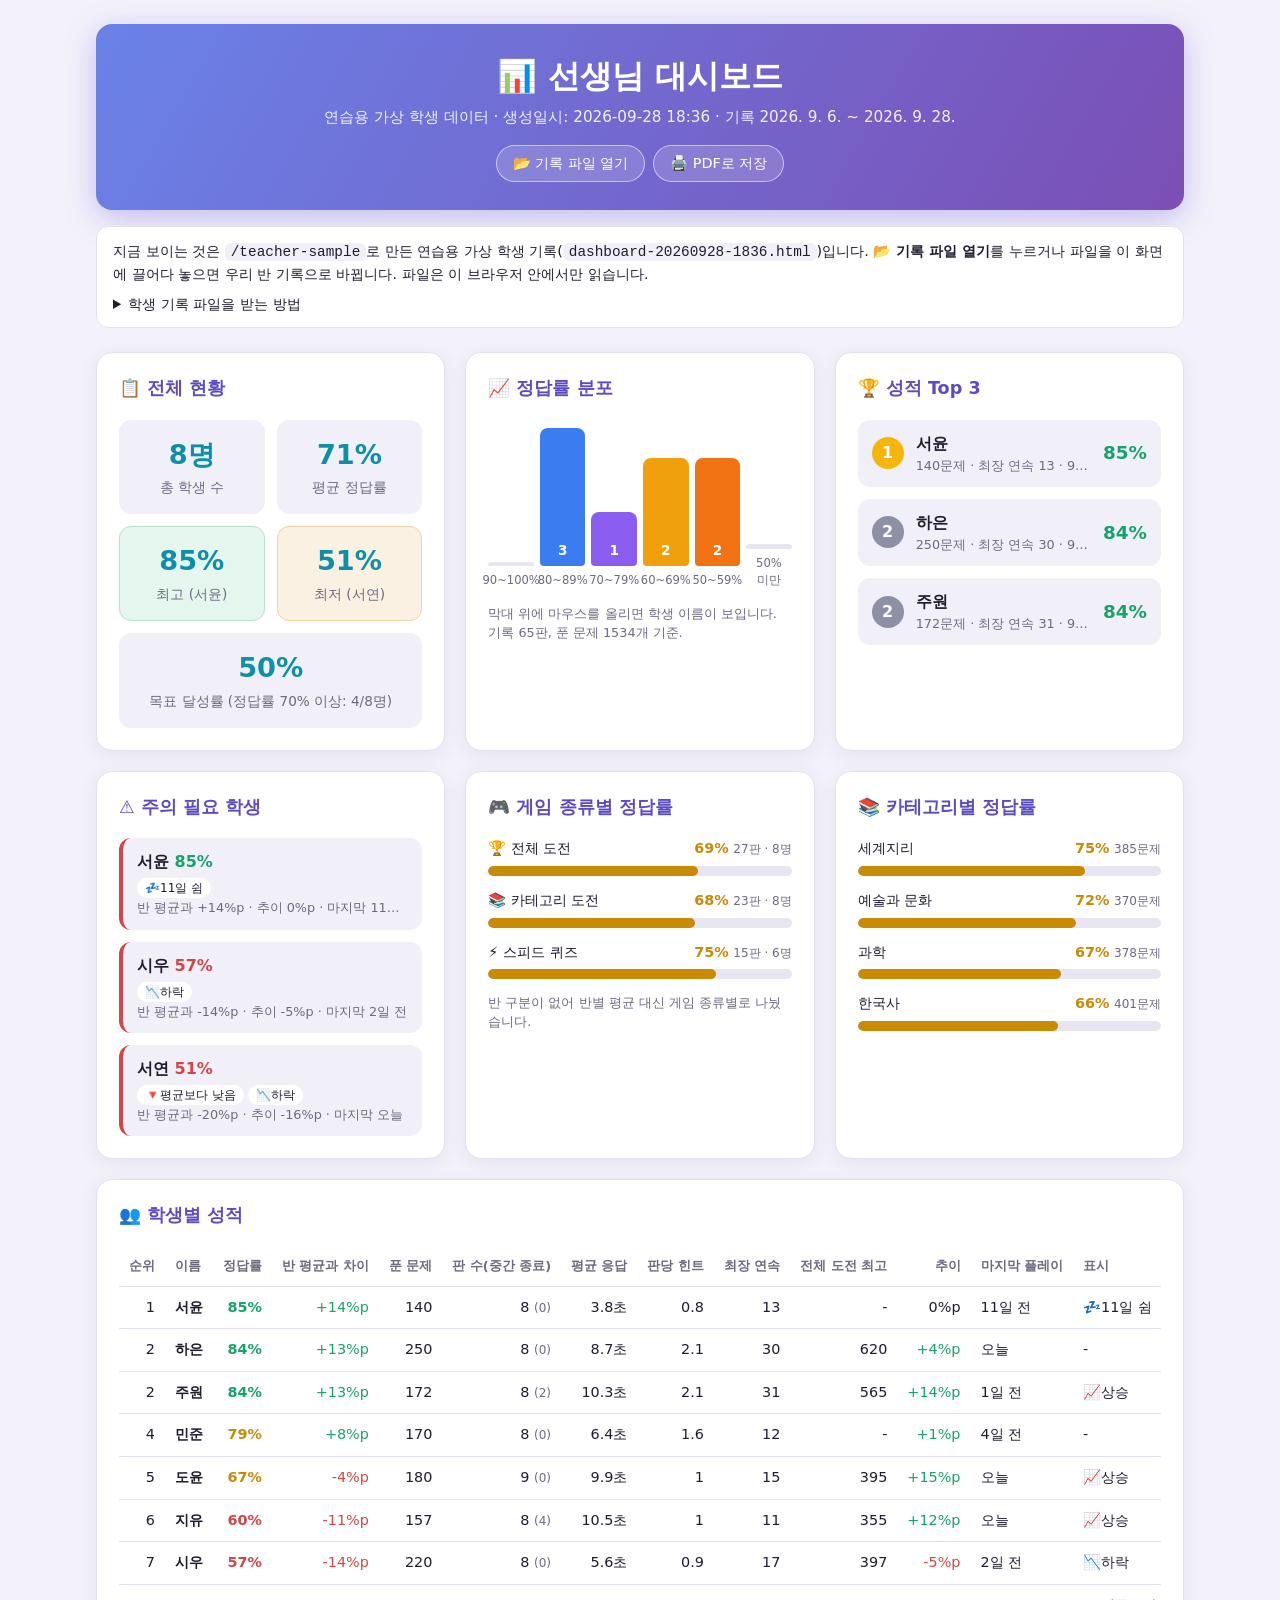
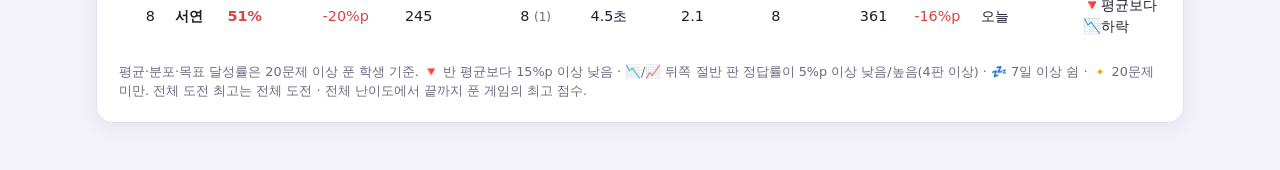
<file: Study-03-basic/teacher-dashboard.html>
<!DOCTYPE html>
<!-- Created: 2026-09-28 19:05 -->
<html lang="ko">
<head>
    <meta charset="UTF-8">
    <meta name="viewport" content="width=device-width, initial-scale=1.0">
    <title>선생님 대시보드</title>
    <script>
        // 게임에서 고른 테마를 화면이 그려지기 전에 적용 (index.html의 theme-init과 같음)
        try {
            const savedTheme = JSON.parse(localStorage.getItem('quizBasic.theme'));
            if (savedTheme === 'light' || savedTheme === 'dark') document.documentElement.dataset.theme = savedTheme;
        } catch (e) { /* 저장소를 못 쓰면 시스템 설정을 따름 */ }
    </script>
    <style>
        :root { --bg:#f3f2fa; --card:#ffffff; --inner:#f1f0f8; --line:#e2e0ee; --text:#1f1d2e; --muted:#6c6a80; --title:#5b4bc4; --num:#0e8fa8;
            --good:#16a36a; --mid:#c98a06; --bad:#d64545; --good-bg:#e5f6ee; --good-line:#b5e3cc; --bad-bg:#fbf1e3; --bad-line:#efd3a8;
            --b1:#22b35e; --b2:#3b7cf0; --b3:#8a5cf0; --b4:#f0a00c; --b5:#f07212; --b6:#e6423f; --track:#e7e5f2; --drop:#e9e5fb; --shadow:0 4px 18px rgba(60,50,120,.08); }
        @media (prefers-color-scheme: dark) { :root:not([data-theme="light"]) { --bg:#1b1b2b; --card:#2a2a3d; --inner:#34344a; --line:#3d3d55; --text:#ecebf5; --muted:#a7a6bd; --title:#aab4ff; --num:#5fe0f0;
            --good:#3ddc97; --mid:#f5c04a; --bad:#ff7b72; --good-bg:#23483f; --good-line:#2f6a58; --bad-bg:#4a3c30; --bad-line:#6d5638; --track:#3a3a52; --drop:#343058; --shadow:0 6px 24px rgba(0,0,0,.35); } }
        :root[data-theme="dark"] { --bg:#1b1b2b; --card:#2a2a3d; --inner:#34344a; --line:#3d3d55; --text:#ecebf5; --muted:#a7a6bd; --title:#aab4ff; --num:#5fe0f0;
            --good:#3ddc97; --mid:#f5c04a; --bad:#ff7b72; --good-bg:#23483f; --good-line:#2f6a58; --bad-bg:#4a3c30; --bad-line:#6d5638; --track:#3a3a52; --drop:#343058; --shadow:0 6px 24px rgba(0,0,0,.35); }
        * { box-sizing:border-box; }
        body { margin:0; background:var(--bg); color:var(--text); font-family:system-ui, "Malgun Gothic", sans-serif; line-height:1.5; }
        main { max-width:1120px; margin:0 auto; padding:24px 16px 48px; }
        [hidden] { display:none !important; }
        header { background:linear-gradient(120deg, #6a82e8, #7b4fb5); color:#fff; border-radius:16px; padding:28px 16px; text-align:center; box-shadow:0 8px 30px rgba(106,90,220,.35); }
        header h1 { margin:0; font-size:2rem; } header p { margin:6px 0 0; opacity:.9; font-size:.95rem; }
        .actions { display:flex; justify-content:center; flex-wrap:wrap; gap:8px; margin-top:16px; }
        .hbtn { border:1px solid rgba(255,255,255,.55); background:rgba(255,255,255,.16); color:#fff; border-radius:999px; padding:7px 16px; font:inherit; font-size:.9rem; cursor:pointer; }
        .hbtn:hover { background:rgba(255,255,255,.3); } .hbtn:focus-visible { outline:2px solid #fff; outline-offset:2px; }
        .grid { display:grid; grid-template-columns:repeat(3, 1fr); gap:20px; margin-top:24px; }
        @media (max-width:900px) { .grid { grid-template-columns:1fr; } }
        .card { background:var(--card); border:1px solid var(--line); border-radius:16px; padding:22px; box-shadow:var(--shadow); min-width:0; }
        .card.wide { grid-column:1 / -1; }
        .card h2 { margin:0 0 18px; font-size:1.1rem; color:var(--title); }
        .drop { margin-top:24px; border:2px dashed var(--line); text-align:center; padding:40px 22px; }
        .drop.over { border-color:var(--title); background:var(--drop); }
        .drop h2 { margin-bottom:8px; } .drop p { color:var(--muted); margin:6px 0; }
        .drop .pick { margin-top:14px; border:0; background:linear-gradient(120deg, #6a82e8, #7b4fb5); color:#fff; border-radius:999px; padding:10px 22px; font:inherit; font-weight:600; cursor:pointer; }
        .drop .pick:focus-visible { outline:2px solid var(--title); outline-offset:3px; }
        .help { text-align:left; max-width:640px; margin:22px auto 0; color:var(--muted); font-size:.9rem; }
        .help summary { cursor:pointer; color:var(--text); } .help code { background:var(--inner); border-radius:6px; padding:1px 6px; }
        .notice { margin-top:16px; background:var(--card); border:1px solid var(--line); border-radius:12px; padding:12px 16px; font-size:.9rem; }
        .notice.error { border-color:var(--bad); color:var(--bad); } .notice p { margin:2px 0; } .notice .warn { color:var(--mid); }
        .notice code { background:var(--inner); border-radius:6px; padding:1px 6px; } .notice .help { margin:8px 0 0; max-width:none; }
        .stats { display:grid; grid-template-columns:1fr 1fr; gap:12px; }
        .stat { background:var(--inner); border:1px solid transparent; border-radius:12px; padding:14px 8px; text-align:center; }
        .stat strong { display:block; font-size:1.7rem; color:var(--num); font-variant-numeric:tabular-nums; }
        .stat span { font-size:.85rem; color:var(--muted); }
        .stat.hi { background:var(--good-bg); border-color:var(--good-line); } .stat.lo { background:var(--bad-bg); border-color:var(--bad-line); }
        .stat.full { grid-column:1 / -1; }
        .chart { display:flex; align-items:flex-end; gap:6px; height:170px; padding-top:8px; }
        .col { flex:1; display:flex; flex-direction:column; align-items:center; justify-content:flex-end; height:100%; min-width:0; }
        .col .bar { width:100%; border-radius:8px 8px 4px 4px; color:#fff; font-weight:700; font-size:.85rem; display:flex; align-items:flex-end; justify-content:center; padding-bottom:6px; min-height:4px; }
        .col .bar.zero { background:var(--track) !important; padding:0; }
        .col small { font-size:.72rem; color:var(--muted); margin-top:6px; text-align:center; word-break:keep-all; }
        .b1 { background:var(--b1); } .b2 { background:var(--b2); } .b3 { background:var(--b3); } .b4 { background:var(--b4); } .b5 { background:var(--b5); } .b6 { background:var(--b6); }
        .note { color:var(--muted); font-size:.8rem; margin:14px 0 0; }
        .list { display:flex; flex-direction:column; gap:12px; margin:0; padding:0; list-style:none; }
        .item { background:var(--inner); border-radius:12px; padding:12px 14px; display:flex; align-items:center; gap:12px; }
        .medal { width:32px; height:32px; flex:none; border-radius:50%; display:grid; place-items:center; font-weight:700; color:#fff; background:#8e90a6; }
        .medal.r1 { background:#f5b50a; } .medal.r3 { background:#c07a3e; }
        .who { flex:1; min-width:0; } .who b { display:block; } .who small { color:var(--muted); font-size:.8rem; }
        .who small { display:block; white-space:nowrap; overflow:hidden; text-overflow:ellipsis; }
        .score { font-weight:700; font-size:1.15rem; color:var(--good); font-variant-numeric:tabular-nums; }
        .good { color:var(--good); } .mid { color:var(--mid); } .bad { color:var(--bad); }
        .warn-item { border-left:4px solid var(--bad); }
        .tags { display:flex; flex-wrap:wrap; gap:4px; margin-top:4px; }
        .tag { font-size:.75rem; background:var(--card); border-radius:999px; padding:1px 8px; }
        .hbar { margin-bottom:14px; } .hbar:last-child { margin-bottom:0; }
        .hbar .top { display:flex; justify-content:space-between; font-size:.9rem; margin-bottom:6px; } .hbar .top small { color:var(--muted); }
        .track { height:10px; background:var(--track); border-radius:5px; overflow:hidden; } .track i { display:block; height:100%; border-radius:5px; }
        .fill-good { background:var(--good); } .fill-mid { background:var(--mid); } .fill-bad { background:var(--bad); }
        .scroll { overflow-x:auto; }
        table { border-collapse:collapse; width:100%; min-width:960px; font-size:.9rem; }
        th, td { padding:10px; text-align:left; border-bottom:1px solid var(--line); white-space:nowrap; }
        thead th { color:var(--muted); font-size:.8rem; font-weight:600; }
        tbody tr:last-child > * { border-bottom:0; }
        .num { text-align:right; font-variant-numeric:tabular-nums; } .up { color:var(--good); } .down { color:var(--bad); }
        td small { color:var(--muted); }
        td.flags { white-space:normal; min-width:130px; }
        @page { size:A4 landscape; margin:10mm; }
        @media print { * { -webkit-print-color-adjust:exact; print-color-adjust:exact; } .actions, .notice, .drop { display:none !important; }
            body { background:#fff; } main { padding:0; max-width:none; } header, .card { box-shadow:none; }
            .grid { grid-template-columns:repeat(3, 1fr); } .scroll { overflow:visible; } table { min-width:0; font-size:11px; }
            th, td { padding:6px; } thead th { white-space:normal; word-break:keep-all; } tr, .card, .stat, .item, .hbar { break-inside:avoid; } }
    </style>
</head>
<body>
<main>
    <header>
        <h1>📊 선생님 대시보드</h1>
        <p id="subtitle">연습용 가상 학생 데이터 · 생성일시: 2026-09-28 18:36 · 기록 2026. 9. 6. ~ 2026. 9. 28.</p>
        <div class="actions">
            <button type="button" class="hbtn" id="openBtn">📂 기록 파일 열기</button>
            <button type="button" class="hbtn" id="printBtn" title="인쇄 창에서 대상을 'PDF로 저장'으로 고르세요">🖨️ PDF로 저장</button>
        </div>
        <input type="file" id="fileInput" accept=".json,application/json" multiple hidden>
    </header>

    <section class="card drop" id="dropZone" hidden>
        <h2>📂 학생 기록 파일을 여기에 끌어다 놓으세요</h2>
        <p>학생들이 보낸 <code>quiz-history-이름.json</code> 여러 개나, <code>/teacher-collect</code>로 합친 <code>class.json</code>을 열 수 있습니다.</p>
        <p>파일은 이 브라우저 안에서만 읽고, 어디에도 올리거나 저장하지 않습니다.</p>
        <button type="button" class="pick" id="pickBtn">파일 고르기</button>
    </section>

    <div id="notice" class="notice">
        <p>지금 보이는 것은 <code>/teacher-sample</code>로 만든 연습용 가상 학생 기록(<code>dashboard-20260928-1836.html</code>)입니다. <b>📂 기록 파일 열기</b>를 누르거나 파일을 이 화면에 끌어다 놓으면 우리 반 기록으로 바뀝니다. 파일은 이 브라우저 안에서만 읽습니다.</p>
        <details class="help">
            <summary>학생 기록 파일을 받는 방법</summary>
            <ol>
                <li>학생이 게임을 한 브라우저에서 퀴즈 사이트를 엽니다.</li>
                <li><code>F12</code> → Console 탭에서 <code>copy(localStorage.getItem('quizBasic.history'))</code>를 실행합니다.</li>
                <li>메모장에 붙여 넣고 <code>quiz-history-이름.json</code>으로 저장해 선생님에게 보냅니다.</li>
            </ol>
            <p>같은 파일을 두 번 열어도 같은 기록은 한 번만 셉니다.</p>
        </details>
    </div>
    <div id="dashboard" class="grid">
<!-- 처음 화면: dashboard-20260928-1836.html의 본문 (연습용 가상 학생 데이터) -->
<section class="card"><h2>📋 전체 현황</h2><div class="stats">
  <div class="stat"><strong>8명</strong><span>총 학생 수</span></div>
  <div class="stat"><strong>71%</strong><span>평균 정답률</span></div>
  <div class="stat hi"><strong>85%</strong><span>최고 (서윤)</span></div>
  <div class="stat lo"><strong>51%</strong><span>최저 (서연)</span></div>
  <div class="stat full"><strong>50%</strong><span>목표 달성률 (정답률 70% 이상: 4/8명)</span></div>
</div></section>
<section class="card"><h2>📈 정답률 분포</h2><div class="chart">
  <div class="col" title="없음"><div class="bar b1 zero" style="height:3%"></div><small>90~100%</small></div>
  <div class="col" title="하은, 주원, 서윤"><div class="bar b2" style="height:100%">3</div><small>80~89%</small></div>
  <div class="col" title="민준"><div class="bar b3" style="height:33.33333333333333%">1</div><small>70~79%</small></div>
  <div class="col" title="도윤, 지유"><div class="bar b4" style="height:66.66666666666666%">2</div><small>60~69%</small></div>
  <div class="col" title="서연, 시우"><div class="bar b5" style="height:66.66666666666666%">2</div><small>50~59%</small></div>
  <div class="col" title="없음"><div class="bar b6 zero" style="height:3%"></div><small>50% 미만</small></div>
</div><p class="note">막대 위에 마우스를 올리면 학생 이름이 보입니다. 기록 65판, 푼 문제 1534개 기준.</p></section>
<section class="card"><h2>🏆 성적 Top 3</h2><ol class="list">
  <li class="item"><span class="medal r1">1</span><span class="who"><b>서윤</b><small>140문제 · 최장 연속 13 · 9/17</small></span><span class="score">85%</span></li>
  <li class="item"><span class="medal r2">2</span><span class="who"><b>하은</b><small>250문제 · 최장 연속 30 · 9/28</small></span><span class="score">84%</span></li>
  <li class="item"><span class="medal r2">2</span><span class="who"><b>주원</b><small>172문제 · 최장 연속 31 · 9/27</small></span><span class="score">84%</span></li>
</ol></section>
<section class="card"><h2>⚠️ 주의 필요 학생</h2><ul class="list">
  <li class="item warn-item"><span class="who"><b>서윤 <span class="good">85%</span></b><span class="tags"><span class="tag">💤11일 쉼</span></span><small>반 평균과 +14%p · 추이 0%p · 마지막 11일 전</small></span></li>
  <li class="item warn-item"><span class="who"><b>시우 <span class="bad">57%</span></b><span class="tags"><span class="tag">📉하락</span></span><small>반 평균과 -14%p · 추이 -5%p · 마지막 2일 전</small></span></li>
  <li class="item warn-item"><span class="who"><b>서연 <span class="bad">51%</span></b><span class="tags"><span class="tag">🔻평균보다 낮음</span><span class="tag">📉하락</span></span><small>반 평균과 -20%p · 추이 -16%p · 마지막 오늘</small></span></li>
</ul></section>
<section class="card"><h2>🎮 게임 종류별 정답률</h2>
  <div class="hbar"><div class="top"><span>🏆 전체 도전</span><span><b class="mid">69%</b> <small>27판 · 8명</small></span></div><div class="track"><i class="fill-mid" style="width:69%"></i></div></div>
  <div class="hbar"><div class="top"><span>📚 카테고리 도전</span><span><b class="mid">68%</b> <small>23판 · 8명</small></span></div><div class="track"><i class="fill-mid" style="width:68%"></i></div></div>
  <div class="hbar"><div class="top"><span>⚡ 스피드 퀴즈</span><span><b class="mid">75%</b> <small>15판 · 6명</small></span></div><div class="track"><i class="fill-mid" style="width:75%"></i></div></div>
<p class="note">반 구분이 없어 반별 평균 대신 게임 종류별로 나눴습니다.</p></section>
<section class="card"><h2>📚 카테고리별 정답률</h2>
  <div class="hbar"><div class="top"><span>세계지리</span><span><b class="mid">75%</b> <small>385문제</small></span></div><div class="track"><i class="fill-mid" style="width:75%"></i></div></div>
  <div class="hbar"><div class="top"><span>예술과 문화</span><span><b class="mid">72%</b> <small>370문제</small></span></div><div class="track"><i class="fill-mid" style="width:72%"></i></div></div>
  <div class="hbar"><div class="top"><span>과학</span><span><b class="mid">67%</b> <small>378문제</small></span></div><div class="track"><i class="fill-mid" style="width:67%"></i></div></div>
  <div class="hbar"><div class="top"><span>한국사</span><span><b class="mid">66%</b> <small>401문제</small></span></div><div class="track"><i class="fill-mid" style="width:66%"></i></div></div>
</section>
<section class="card wide"><h2>👥 학생별 성적</h2><div class="scroll"><table>
<thead><tr><th class="num">순위</th><th>이름</th><th class="num">정답률</th><th class="num">반 평균과 차이</th><th class="num">푼 문제</th><th class="num">판 수(중간 종료)</th><th class="num">평균 응답</th><th class="num">판당 힌트</th><th class="num">최장 연속</th><th class="num">전체 도전 최고</th><th class="num">추이</th><th>마지막 플레이</th><th>표시</th></tr></thead>
<tbody>
<tr><td class="num">1</td><th scope="row">서윤</th><td class="num good"><b>85%</b></td><td class="num up">+14%p</td><td class="num">140</td><td class="num">8 <small>(0)</small></td><td class="num">3.8초</td><td class="num">0.8</td><td class="num">13</td><td class="num">-</td><td class="num ">0%p</td><td>11일 전</td><td class="flags">💤11일 쉼</td></tr>
<tr><td class="num">2</td><th scope="row">하은</th><td class="num good"><b>84%</b></td><td class="num up">+13%p</td><td class="num">250</td><td class="num">8 <small>(0)</small></td><td class="num">8.7초</td><td class="num">2.1</td><td class="num">30</td><td class="num">620</td><td class="num up">+4%p</td><td>오늘</td><td class="flags">-</td></tr>
<tr><td class="num">2</td><th scope="row">주원</th><td class="num good"><b>84%</b></td><td class="num up">+13%p</td><td class="num">172</td><td class="num">8 <small>(2)</small></td><td class="num">10.3초</td><td class="num">2.1</td><td class="num">31</td><td class="num">565</td><td class="num up">+14%p</td><td>1일 전</td><td class="flags">📈상승</td></tr>
<tr><td class="num">4</td><th scope="row">민준</th><td class="num mid"><b>79%</b></td><td class="num up">+8%p</td><td class="num">170</td><td class="num">8 <small>(0)</small></td><td class="num">6.4초</td><td class="num">1.6</td><td class="num">12</td><td class="num">-</td><td class="num up">+1%p</td><td>4일 전</td><td class="flags">-</td></tr>
<tr><td class="num">5</td><th scope="row">도윤</th><td class="num mid"><b>67%</b></td><td class="num down">-4%p</td><td class="num">180</td><td class="num">9 <small>(0)</small></td><td class="num">9.9초</td><td class="num">1</td><td class="num">15</td><td class="num">395</td><td class="num up">+15%p</td><td>오늘</td><td class="flags">📈상승</td></tr>
<tr><td class="num">6</td><th scope="row">지유</th><td class="num bad"><b>60%</b></td><td class="num down">-11%p</td><td class="num">157</td><td class="num">8 <small>(4)</small></td><td class="num">10.5초</td><td class="num">1</td><td class="num">11</td><td class="num">355</td><td class="num up">+12%p</td><td>오늘</td><td class="flags">📈상승</td></tr>
<tr><td class="num">7</td><th scope="row">시우</th><td class="num bad"><b>57%</b></td><td class="num down">-14%p</td><td class="num">220</td><td class="num">8 <small>(0)</small></td><td class="num">5.6초</td><td class="num">0.9</td><td class="num">17</td><td class="num">397</td><td class="num down">-5%p</td><td>2일 전</td><td class="flags">📉하락</td></tr>
<tr><td class="num">8</td><th scope="row">서연</th><td class="num bad"><b>51%</b></td><td class="num down">-20%p</td><td class="num">245</td><td class="num">8 <small>(1)</small></td><td class="num">4.5초</td><td class="num">2.1</td><td class="num">8</td><td class="num">361</td><td class="num down">-16%p</td><td>오늘</td><td class="flags">🔻평균보다 낮음 📉하락</td></tr>
</tbody></table></div>
<p class="note">평균·분포·목표 달성률은 20문제 이상 푼 학생 기준. 🔻 반 평균보다 15%p 이상 낮음 · 📉/📈 뒤쪽 절반 판 정답률이 5%p 이상 낮음/높음(4판 이상) · 💤 7일 이상 쉼 · 🔸 20문제 미만. 전체 도전 최고는 전체 도전 · 전체 난이도에서 끝까지 푼 게임의 최고 점수.</p></section>
</div>
</main>

<script>
    // 기준값 (/teacher-overview, /teacher-dashboard와 같음)
    const LOW_GAP = 15, TREND_GAP = 5, IDLE_DAYS = 7, MIN_ANSWERED = 20, GOAL = 70;
    const MODES = ['full', 'category', 'speed'], LEVELS = ['all', 'easy', 'hard'];

    // ----- index.html의 "기록 저장과 순위" 스크립트와 같은 함수 (그쪽을 바꾸면 여기도 고침) -----
    function boardKeyOf(entry) {
        return entry.mode === 'category' ? `category:${entry.category}` : entry.mode;
    }
    function compareRecords(a, b) {
        return b.totalScore - a.totalScore ||
            b.accuracy - a.accuracy ||
            a.averageResponseTime - b.averageResponseTime;
    }
    function isRankable(entry) {
        return !entry.endedEarly && entry.totalQuestions > 0;
    }
    function getPersonalBest(history, name, board, level) {
        const mine = history.filter(h => h.name === name && isRankable(h) && boardKeyOf(h) === board && h.level === level);
        return mine.sort(compareRecords)[0] || null;
    }
    function getPlayerNames(history) {
        return [...new Set([...history].reverse().map(h => h.name))];
    }
    function getPlayerStats(history) {
        const stats = { plays: history.length, answered: 0, correct: 0, accuracy: 0, longestStreak: 0, categories: {} };
        history.forEach(h => {
            stats.answered += h.totalQuestions;
            stats.correct += h.correctAnswers;
            stats.longestStreak = Math.max(stats.longestStreak, h.longestStreak || 0);
            Object.entries(h.categoryStats || {}).forEach(([category, s]) => {
                const c = stats.categories[category] || (stats.categories[category] = { correct: 0, total: 0 });
                c.correct += s.correct;
                c.total += s.total;
            });
        });
        stats.accuracy = stats.answered ? Math.round((stats.correct / stats.answered) * 100) : 0;
        return stats;
    }

    const sum = (a, f) => a.reduce((s, x) => s + f(x), 0);
    const pct = (c, t) => (t ? Math.round(c / t * 100) : 0);
    const accOf = a => pct(sum(a, x => x.correctAnswers), sum(a, x => x.totalQuestions));
    const day = t => new Date(t).toLocaleDateString('ko-KR');
    const esc = s => String(s).replace(/[&<>"']/g, c => ({ '&': '&amp;', '<': '&lt;', '>': '&gt;', '"': '&quot;', "'": '&#39;' }[c]));
    const signed = n => (n === null ? '-' : (n > 0 ? '+' : '') + n + '%p');
    const tone = n => (n >= 80 ? 'good' : n >= 65 ? 'mid' : 'bad');
    const diffCls = n => (n === null || n === 0 ? '' : n > 0 ? 'up' : 'down');

    // ----- 파일 읽기 (/teacher-collect와 같은 검사: 형식 오류는 빼고, 같은 기록은 한 번만) -----
    const norm = s => String(s).normalize('NFC').trim().replace(/\s+/g, ' ');
    function invalidReason(r) {
        if (!r || typeof r !== 'object') return '기록이 객체가 아님';
        if (typeof r.name !== 'string' || !norm(r.name)) return '이름 없음';
        if (!MODES.includes(r.mode)) return '알 수 없는 모드';
        if (r.level !== undefined && !LEVELS.includes(r.level)) return '알 수 없는 난이도';
        if (typeof r.totalScore !== 'number') return '점수 없음';
        if (!Number.isInteger(r.totalQuestions) || r.totalQuestions < 1) return '푼 문제 수 오류';
        if (!Number.isInteger(r.correctAnswers) || r.correctAnswers < 0 || r.correctAnswers > r.totalQuestions) return '정답 수 오류';
        if (isNaN(new Date(r.timestamp))) return '시각 오류';
        return '';
    }

    async function collect(files) {
        const seen = new Map(), result = { files: files.length, errors: [], invalid: {}, duplicates: 0 };
        for (const file of files) {
            let data;
            try {
                data = JSON.parse((await file.text()).replace(/^﻿/, '').trim());
                if (typeof data === 'string') data = JSON.parse(data);  // 문자열로 한 번 더 감싼 경우
                if (data && Array.isArray(data.records)) data = data.records;  // class.json
                if (!Array.isArray(data)) throw new Error('기록 배열이 아님');
            } catch (e) {
                result.errors.push(`${file.name} (${e.message})`);
                continue;
            }
            data.forEach(r => {
                const why = invalidReason(r);
                if (why) { result.invalid[why] = (result.invalid[why] || 0) + 1; return; }
                const rec = { ...r, name: norm(r.name), level: r.level || 'all', category: r.category ?? null, endedEarly: !!r.endedEarly };
                const key = rec.id || `${rec.name}|${rec.timestamp}`;
                if (seen.has(key)) { result.duplicates++; return; }
                seen.set(key, rec);
            });
        }
        result.records = [...seen.values()].sort((a, b) => new Date(a.timestamp) - new Date(b.timestamp));
        const names = [...new Set(result.records.map(r => r.name))];
        const compact = n => n.replace(/\s/g, '').toLowerCase();
        result.similar = [...new Set(names.filter((n, i) => names.findIndex(m => compact(m) === compact(n)) !== i)
            .map(n => names.filter(m => compact(m) === compact(n)).join(' / ')))];
        return result;
    }

    // ----- 대시보드 그리기 (/teacher-dashboard와 같은 계산과 모양) -----
    function render(list) {
        const now = Date.now(), DAY = 864e5;
        const rows = getPlayerNames(list).map(name => {
            const mine = list.filter(h => h.name === name);
            const s = getPlayerStats(mine), half = Math.floor(mine.length / 2), best = getPersonalBest(mine, name, 'full', 'all');
            const last = mine[mine.length - 1].timestamp;
            return {
                name, plays: s.plays, early: mine.filter(h => h.endedEarly).length, answered: s.answered, accuracy: s.accuracy,
                avgTime: Math.round(sum(mine, h => (h.averageResponseTime || 0) * h.totalQuestions) / s.answered * 10) / 10,
                hints: Math.round(sum(mine, h => h.hintsUsed || 0) / s.plays * 10) / 10, streak: s.longestStreak,
                fullBest: best ? best.totalScore : null, trend: mine.length >= 4 ? accOf(mine.slice(-half)) - accOf(mine.slice(0, half)) : null,
                idle: Math.floor((now - new Date(last)) / DAY), last
            };
        });
        const enough = rows.filter(r => r.answered >= MIN_ANSWERED), pool = enough.length ? enough : rows;
        const base = pool.map(r => r.accuracy).sort((a, b) => a - b);
        const mean = Math.round(sum(base, x => x) / base.length);
        // 20문제 이상 푼 학생이 없으면 모든 학생으로 순위를 매김 (Top 3·최고·최저가 비지 않게)
        const ranked = [...pool].sort((a, b) => b.accuracy - a.accuracy || b.answered - a.answered);
        ranked.forEach((r, i) => { r.rank = i && ranked[i - 1].accuracy === r.accuracy ? ranked[i - 1].rank : i + 1; });
        const order = [...ranked, ...rows.filter(r => !pool.includes(r)).sort((a, b) => b.accuracy - a.accuracy)];
        const flags = r => [r.answered < MIN_ANSWERED && '🔸표본 적음', r.answered >= MIN_ANSWERED && r.accuracy <= mean - LOW_GAP && '🔻평균보다 낮음',
            r.trend !== null && r.trend <= -TREND_GAP && '📉하락', r.trend !== null && r.trend >= TREND_GAP && '📈상승', r.idle >= IDLE_DAYS && `💤${r.idle}일 쉼`].filter(Boolean);
        const top = ranked[0], bottom = ranked[ranked.length - 1];
        const goalHit = pool.filter(r => r.accuracy >= GOAL).length;

        const BINS = [['90~100%', 90, 101, 'b1'], ['80~89%', 80, 90, 'b2'], ['70~79%', 70, 80, 'b3'], ['60~69%', 60, 70, 'b4'], ['50~59%', 50, 60, 'b5'], ['50% 미만', 0, 50, 'b6']];
        const bins = BINS.map(([label, lo, hi, cls]) => ({ label, cls, names: pool.filter(r => r.accuracy >= lo && r.accuracy < hi).map(r => r.name) }));
        const maxBin = Math.max(1, ...bins.map(b => b.names.length));
        const MODE_NAMES = [['full', '🏆 전체 도전'], ['category', '📚 카테고리 도전'], ['speed', '⚡ 스피드 퀴즈']];
        const modes = MODE_NAMES.map(([k, label]) => { const a = list.filter(h => h.mode === k); return { label, plays: a.length, players: new Set(a.map(h => h.name)).size, acc: accOf(a) }; }).filter(m => m.plays);
        const cats = getPlayerStats(list).categories;
        const catRows = Object.entries(cats).map(([c, s]) => ({ c, acc: pct(s.correct, s.total), total: s.total })).sort((a, b) => b.acc - a.acc);
        const watch = order.filter(r => flags(r).some(f => !f.startsWith('📈')));
        const hbar = (label, acc, note) => `<div class="hbar"><div class="top"><span>${label}</span><span><b class="${tone(acc)}">${acc}%</b> <small>${note}</small></span></div><div class="track"><i class="fill-${tone(acc)}" style="width:${acc}%"></i></div></div>`;

        document.getElementById('subtitle').textContent = `학생 ${rows.length}명 · 기록 ${list.length}판 · ${day(list[0].timestamp)} ~ ${day(list[list.length - 1].timestamp)}`;
        document.getElementById('dashboard').innerHTML = `
<section class="card"><h2>📋 전체 현황</h2><div class="stats">
  <div class="stat"><strong>${rows.length}명</strong><span>총 학생 수</span></div>
  <div class="stat"><strong>${mean}%</strong><span>평균 정답률</span></div>
  <div class="stat hi"><strong>${top.accuracy}%</strong><span>최고 (${esc(ranked.filter(r => r.rank === 1).map(r => r.name).join(', '))})</span></div>
  <div class="stat lo"><strong>${bottom.accuracy}%</strong><span>최저 (${esc(ranked.filter(r => r.accuracy === bottom.accuracy).map(r => r.name).join(', '))})</span></div>
  <div class="stat full"><strong>${pct(goalHit, pool.length)}%</strong><span>목표 달성률 (정답률 ${GOAL}% 이상: ${goalHit}/${pool.length}명)</span></div>
</div></section>
<section class="card"><h2>📈 정답률 분포</h2><div class="chart">
${bins.map(b => `<div class="col" title="${esc(b.names.join(', ') || '없음')}"><div class="bar ${b.cls}${b.names.length ? '' : ' zero'}" style="height:${b.names.length ? Math.max(18, b.names.length / maxBin * 100) : 3}%">${b.names.length || ''}</div><small>${b.label}</small></div>`).join('')}
</div><p class="note">막대 위에 마우스를 올리면 학생 이름이 보입니다. 기록 ${list.length}판, 푼 문제 ${sum(rows, r => r.answered)}개 기준.</p></section>
<section class="card"><h2>🏆 성적 Top 3</h2><ol class="list">
${ranked.filter(r => r.rank <= 3).map(r => `<li class="item"><span class="medal r${r.rank}">${r.rank}</span><span class="who"><b>${esc(r.name)}</b><small>${r.answered}문제 · 최장 연속 ${r.streak} · ${new Date(r.last).getMonth() + 1}/${new Date(r.last).getDate()}</small></span><span class="score">${r.accuracy}%</span></li>`).join('')}
</ol></section>
<section class="card"><h2>⚠️ 주의 필요 학생</h2>${watch.length ? `<ul class="list">
${watch.map(r => `<li class="item warn-item"><span class="who"><b>${esc(r.name)} <span class="${tone(r.accuracy)}">${r.accuracy}%</span></b><span class="tags">${flags(r).filter(f => !f.startsWith('📈')).map(f => `<span class="tag">${esc(f)}</span>`).join('')}</span><small>반 평균과 ${signed(r.accuracy - mean)} · 추이 ${signed(r.trend)} · 마지막 ${r.idle ? r.idle + '일 전' : '오늘'}</small></span></li>`).join('')}
</ul>` : '<p class="note">없음</p>'}</section>
<section class="card"><h2>🎮 게임 종류별 정답률</h2>
${modes.map(m => hbar(m.label, m.acc, `${m.plays}판 · ${m.players}명`)).join('')}
<p class="note">반 구분이 없어 반별 평균 대신 게임 종류별로 나눴습니다.</p></section>
<section class="card"><h2>📚 카테고리별 정답률</h2>
${catRows.map(c => hbar(esc(c.c), c.acc, `${c.total}문제`)).join('')}
</section>
<section class="card wide"><h2>👥 학생별 성적</h2><div class="scroll"><table>
<thead><tr><th class="num">순위</th><th>이름</th><th class="num">정답률</th><th class="num">반 평균과 차이</th><th class="num">푼 문제</th><th class="num">판 수(중간 종료)</th><th class="num">평균 응답</th><th class="num">판당 힌트</th><th class="num">최장 연속</th><th class="num">전체 도전 최고</th><th class="num">추이</th><th>마지막 플레이</th><th>표시</th></tr></thead>
<tbody>
${order.map(r => `<tr><td class="num">${r.rank || '-'}</td><th scope="row">${esc(r.name)}</th><td class="num ${tone(r.accuracy)}"><b>${r.accuracy}%</b></td><td class="num ${diffCls(r.accuracy - mean)}">${signed(r.accuracy - mean)}</td><td class="num">${r.answered}</td><td class="num">${r.plays} <small>(${r.early})</small></td><td class="num">${r.avgTime}초</td><td class="num">${r.hints}</td><td class="num">${r.streak}</td><td class="num">${r.fullBest ?? '-'}</td><td class="num ${diffCls(r.trend)}">${signed(r.trend)}</td><td>${r.idle ? r.idle + '일 전' : '오늘'}</td><td class="flags">${flags(r).map(esc).join(' ') || '-'}</td></tr>`).join('')}
</tbody></table></div>
<p class="note">평균·분포·목표 달성률은 ${enough.length ? `${MIN_ANSWERED}문제 이상 푼 학생` : '모든 학생'} 기준. 🔻 반 평균보다 ${LOW_GAP}%p 이상 낮음 · 📉/📈 뒤쪽 절반 판 정답률이 ${TREND_GAP}%p 이상 낮음/높음(4판 이상) · 💤 ${IDLE_DAYS}일 이상 쉼 · 🔸 ${MIN_ANSWERED}문제 미만. 전체 도전 최고는 전체 도전 · 전체 난이도에서 끝까지 푼 게임의 최고 점수.</p></section>`;
    }

    // ----- 화면 연결 -----
    const fileInput = document.getElementById('fileInput'), dropZone = document.getElementById('dropZone');
    const notice = document.getElementById('notice'), dashboard = document.getElementById('dashboard'), printBtn = document.getElementById('printBtn');

    function showNotice(lines, isError) {
        notice.className = 'notice' + (isError ? ' error' : '');
        notice.innerHTML = lines.map(l => `<p${l.warn ? ' class="warn"' : ''}>${esc(l.text || l)}</p>`).join('');
        notice.hidden = false;
    }

    async function openFiles(fileList) {
        const files = [...fileList].filter(f => /\.json$/i.test(f.name) || f.type === 'application/json');
        if (!files.length) { showNotice(['.json 기록 파일을 골라 주세요.'], true); return; }
        const r = await collect(files);
        const lines = [`파일 ${r.files}개에서 기록 ${r.records.length}판을 읽었습니다${r.duplicates ? ` (중복 ${r.duplicates}판 뺌)` : ''}.`];
        const invalid = Object.entries(r.invalid);
        if (invalid.length) lines.push({ warn: true, text: `⚠️ 형식 오류로 뺀 기록: ${invalid.map(([k, v]) => `${k} ${v}건`).join(', ')}` });
        if (r.errors.length) lines.push({ warn: true, text: `⚠️ 읽지 못한 파일: ${r.errors.join(', ')}` });
        if (r.similar.length) lines.push({ warn: true, text: `⚠️ 같은 학생일 수 있는 이름 (따로 셈): ${r.similar.join(', ')}` });
        if (!r.records.length) {
            showNotice([{ text: '쓸 수 있는 기록이 하나도 없습니다.' }, ...lines.slice(1)], true);
            return;
        }
        showNotice(lines, false);
        render(r.records);
        dropZone.hidden = true;
        dashboard.hidden = false;
        printBtn.hidden = false;
        document.getElementById('openBtn').textContent = '📂 다른 파일 열기';
    }

    document.getElementById('openBtn').addEventListener('click', () => fileInput.click());
    document.getElementById('pickBtn').addEventListener('click', () => fileInput.click());
    fileInput.addEventListener('change', () => { if (fileInput.files.length) openFiles(fileInput.files); fileInput.value = ''; });
    ['dragenter', 'dragover'].forEach(t => document.addEventListener(t, e => { e.preventDefault(); dropZone.classList.add('over'); }));
    ['dragleave', 'drop'].forEach(t => document.addEventListener(t, e => { e.preventDefault(); if (t === 'drop' || !e.relatedTarget) dropZone.classList.remove('over'); }));
    document.addEventListener('drop', e => { if (e.dataTransfer.files.length) openFiles(e.dataTransfer.files); });

    // 인쇄(PDF 저장)할 때는 라이트 테마로, 파일 이름은 제목과 날짜로
    const root = document.documentElement, pageTitle = document.title;
    let savedTheme = null;
    addEventListener('beforeprint', () => {
        savedTheme = root.getAttribute('data-theme');
        root.setAttribute('data-theme', 'light');
        const d = new Date(), pad = n => String(n).padStart(2, '0');
        document.title = `${pageTitle} ${d.getFullYear()}-${pad(d.getMonth() + 1)}-${pad(d.getDate())}`;
    });
    addEventListener('afterprint', () => {
        if (savedTheme === null) root.removeAttribute('data-theme'); else root.setAttribute('data-theme', savedTheme);
        document.title = pageTitle;
    });
    printBtn.addEventListener('click', () => print());
</script>
</body>
</html>
</file>
<file: style.css>
/* Created: 2026-09-26 21:46 */
* { box-sizing: border-box; }

body {
  margin: 0;
  min-height: 100vh;
  display: flex;
  align-items: center;
  justify-content: center;
  background: #f1f4f9;
  font-family: "Malgun Gothic", "Apple SD Gothic Neo", sans-serif;
  color: #1f2937;
}

.container {
  width: 100%;
  max-width: 600px;
  margin: 16px;
  padding: 32px;
  background: #fff;
  border-radius: 16px;
  box-shadow: 0 8px 24px rgba(0, 0, 0, 0.08);
}

.screen { display: none; }
.screen.active { display: block; }
.hidden { display: none !important; }

#start-screen, #result-screen { text-align: center; }
h1 { margin: 0 0 8px; }
.subtitle { color: #6b7280; margin-bottom: 24px; }

label { display: block; margin-bottom: 8px; font-weight: bold; }
select {
  width: 100%;
  padding: 10px;
  font-size: 16px;
  border: 1px solid #d1d5db;
  border-radius: 8px;
  margin-bottom: 20px;
}

label.checkbox {
  display: flex;
  align-items: center;
  justify-content: center;
  gap: 8px;
  font-weight: normal;
  margin-bottom: 20px;
  cursor: pointer;
}
label.checkbox input { width: 18px; height: 18px; margin: 0; cursor: pointer; accent-color: #4f46e5; }

button.primary {
  width: 100%;
  padding: 14px;
  font-size: 17px;
  font-weight: bold;
  color: #fff;
  background: #4f46e5;
  border: none;
  border-radius: 10px;
  cursor: pointer;
}
button.primary:hover { background: #4338ca; }

.quiz-header {
  display: flex;
  justify-content: space-between;
  font-weight: bold;
  margin-bottom: 8px;
}
.progress-bar {
  height: 8px;
  background: #e5e7eb;
  border-radius: 4px;
  overflow: hidden;
  margin-bottom: 20px;
}
#progress-fill {
  height: 100%;
  width: 0;
  background: #4f46e5;
  transition: width 0.3s;
}

.badges { display: flex; gap: 8px; }
.badge {
  padding: 4px 10px;
  font-size: 13px;
  border-radius: 999px;
  background: #e0e7ff;
  color: #3730a3;
}
.difficulty.easy { background: #dcfce7; color: #166534; }
.difficulty.medium { background: #fef9c3; color: #854d0e; }
.difficulty.hard { background: #fee2e2; color: #991b1b; }

#question-text { margin: 16px 0 20px; line-height: 1.4; }

#options { display: grid; gap: 10px; margin-bottom: 16px; }
.option {
  padding: 14px;
  font-size: 16px;
  text-align: left;
  background: #f9fafb;
  border: 2px solid #e5e7eb;
  border-radius: 10px;
  cursor: pointer;
}
.option:hover:not(:disabled) { border-color: #4f46e5; }
.option:disabled { cursor: default; }
.option.correct { background: #dcfce7; border-color: #16a34a; }
.option.wrong { background: #fee2e2; border-color: #dc2626; }

.feedback {
  padding: 14px;
  border-radius: 10px;
  margin-bottom: 16px;
}
.feedback p { margin: 0; }
.feedback p + p { margin-top: 6px; color: #374151; }
#feedback-title { font-weight: bold; }
.feedback.correct { background: #f0fdf4; }
.feedback.correct #feedback-title { color: #15803d; }
.feedback.wrong { background: #fef2f2; }
.feedback.wrong #feedback-title { color: #b91c1c; }

.result-score {
  font-size: 48px;
  font-weight: bold;
  color: #4f46e5;
  margin: 16px 0 8px;
}
#result-detail { color: #4b5563; margin-bottom: 20px; }

/* 게임 모드 선택 */
.field-label { font-weight: bold; margin: 0 0 8px; }
.mode-list { display: grid; gap: 8px; margin-bottom: 20px; text-align: left; }
.mode-option {
  display: grid;
  grid-template-columns: auto 1fr;
  column-gap: 10px;
  align-items: center;
  margin: 0;
  padding: 12px 14px;
  border: 2px solid #e5e7eb;
  border-radius: 10px;
  cursor: pointer;
}
.mode-option:has(input:checked) { border-color: #4f46e5; background: #eef2ff; }
.mode-option input { grid-row: span 2; width: 18px; height: 18px; margin: 0; accent-color: #4f46e5; }
.mode-name { font-weight: bold; }
.mode-desc { font-weight: normal; font-size: 14px; color: #6b7280; }

/* 타이머 */
.timer { font-variant-numeric: tabular-nums; }
.timer.warning { color: #dc2626; }
.time-bar {
  height: 6px;
  background: #e5e7eb;
  border-radius: 3px;
  overflow: hidden;
  margin: -12px 0 20px;
}
#time-fill { height: 100%; width: 100%; background: #f59e0b; transition: width 0.1s linear; }

/* 퀴즈 도구 (힌트, 일시정지) */
#quiz-screen { position: relative; }
.quiz-toolbar {
  display: flex;
  justify-content: space-between;
  align-items: center;
  flex-wrap: wrap;
  gap: 8px;
}
.badges { flex-wrap: wrap; }
.combo { background: #ffedd5; color: #9a3412; font-weight: bold; }
.tools { display: flex; gap: 6px; }
button.tool {
  padding: 6px 12px;
  font-size: 14px;
  background: #fff;
  color: #4f46e5;
  border: 1px solid #c7d2fe;
  border-radius: 8px;
  cursor: pointer;
}
button.tool:hover:not(:disabled) { background: #eef2ff; }
button.tool:disabled { color: #9ca3af; border-color: #e5e7eb; cursor: default; }

.option.removed { opacity: 0.35; text-decoration: line-through; }

#feedback-points { font-size: 14px; font-weight: bold; color: #4f46e5; }

/* 일시정지 화면 (문제를 가림) */
.pause-overlay {
  position: absolute;
  inset: -8px;
  display: flex;
  flex-direction: column;
  align-items: center;
  justify-content: center;
  gap: 12px;
  padding: 24px;
  background: #fff;
  border-radius: 12px;
}
.pause-title { font-size: 28px; font-weight: bold; margin: 0 0 8px; }
.pause-overlay button { max-width: 280px; }
button.secondary {
  width: 100%;
  padding: 12px;
  font-size: 16px;
  color: #4f46e5;
  background: #fff;
  border: 2px solid #c7d2fe;
  border-radius: 10px;
  cursor: pointer;
}
button.secondary:hover { background: #eef2ff; }

/* 결과 분석 */
.stats {
  display: grid;
  grid-template-columns: repeat(2, 1fr);
  gap: 10px;
  margin-bottom: 20px;
}
.stat {
  display: flex;
  flex-direction: column;
  gap: 4px;
  padding: 12px;
  background: #f9fafb;
  border-radius: 10px;
}
.stat-value { font-size: 22px; font-weight: bold; color: #1f2937; }
.stat-label { font-size: 13px; color: #6b7280; }
.category-stats {
  width: 100%;
  border-collapse: collapse;
  margin-bottom: 24px;
}
.category-stats th, .category-stats td { padding: 8px; border-bottom: 1px solid #e5e7eb; }
.category-stats th { font-size: 14px; color: #6b7280; }
</file>
